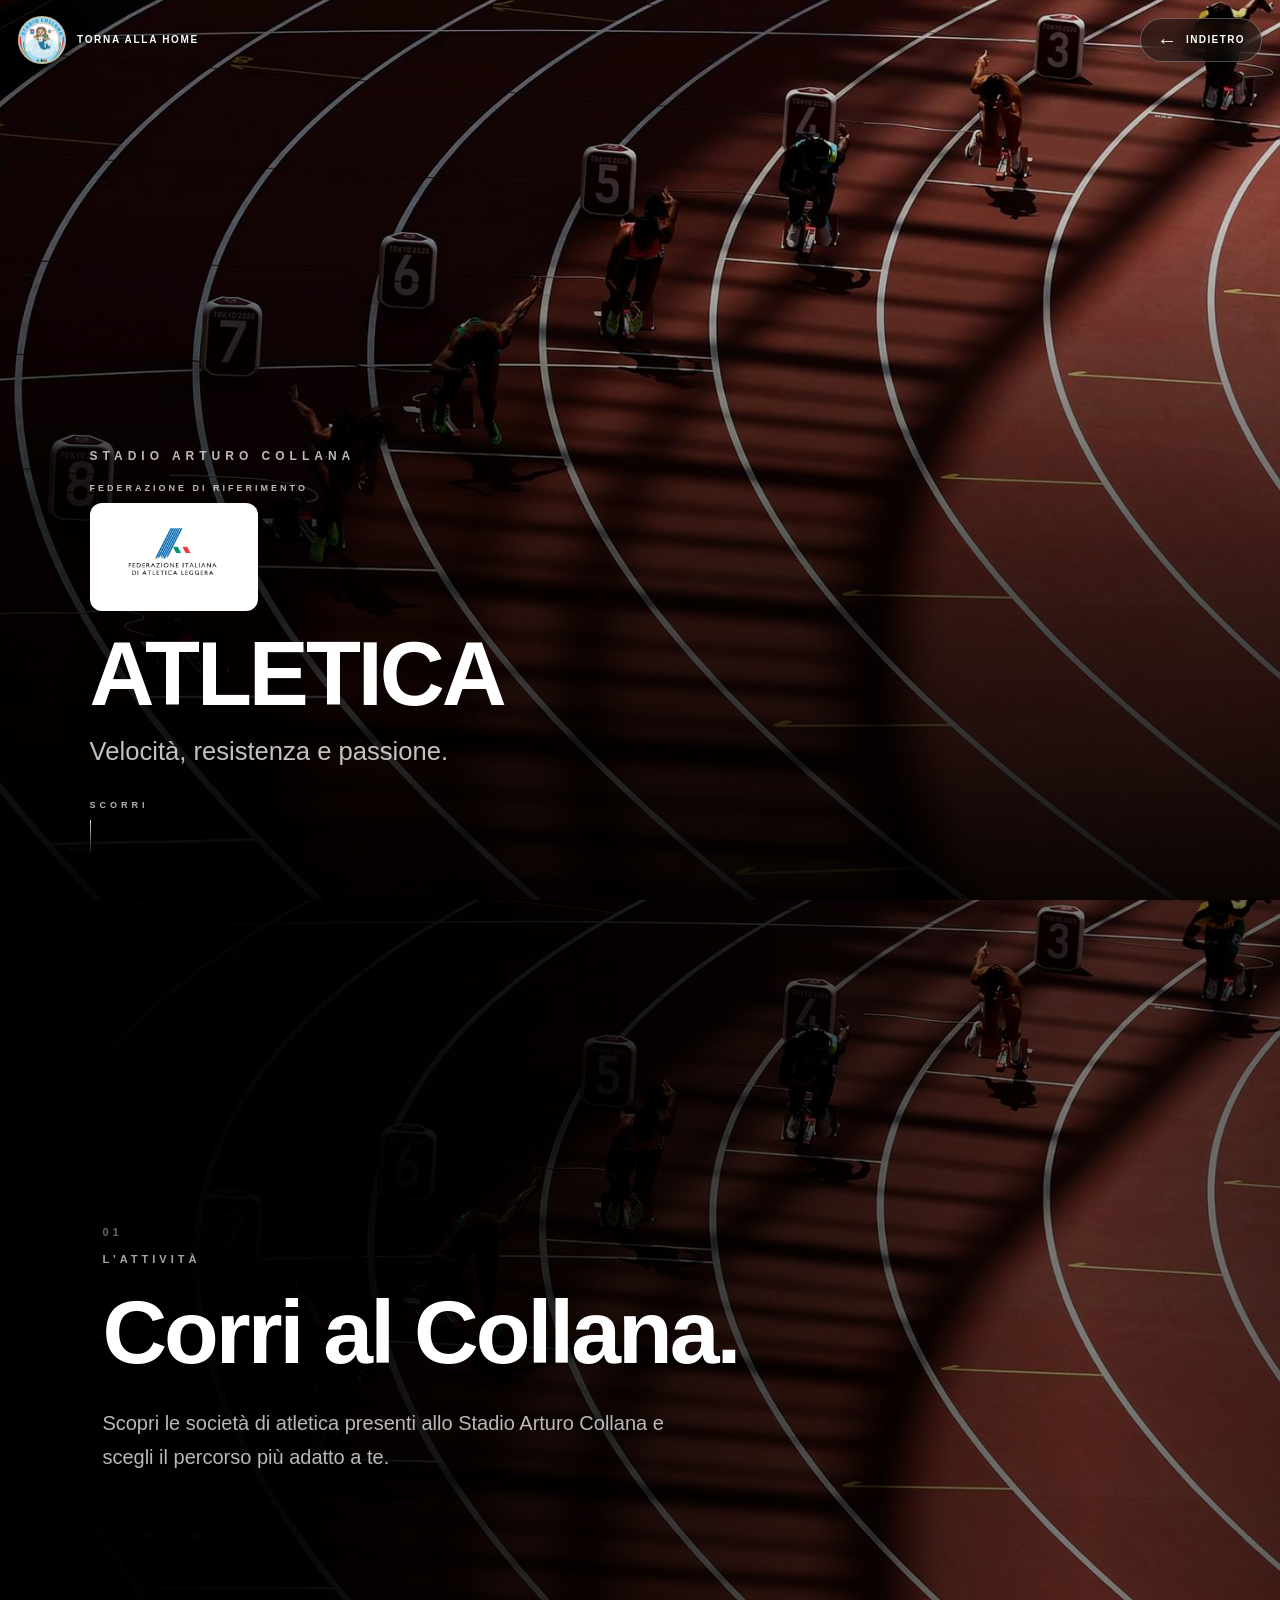
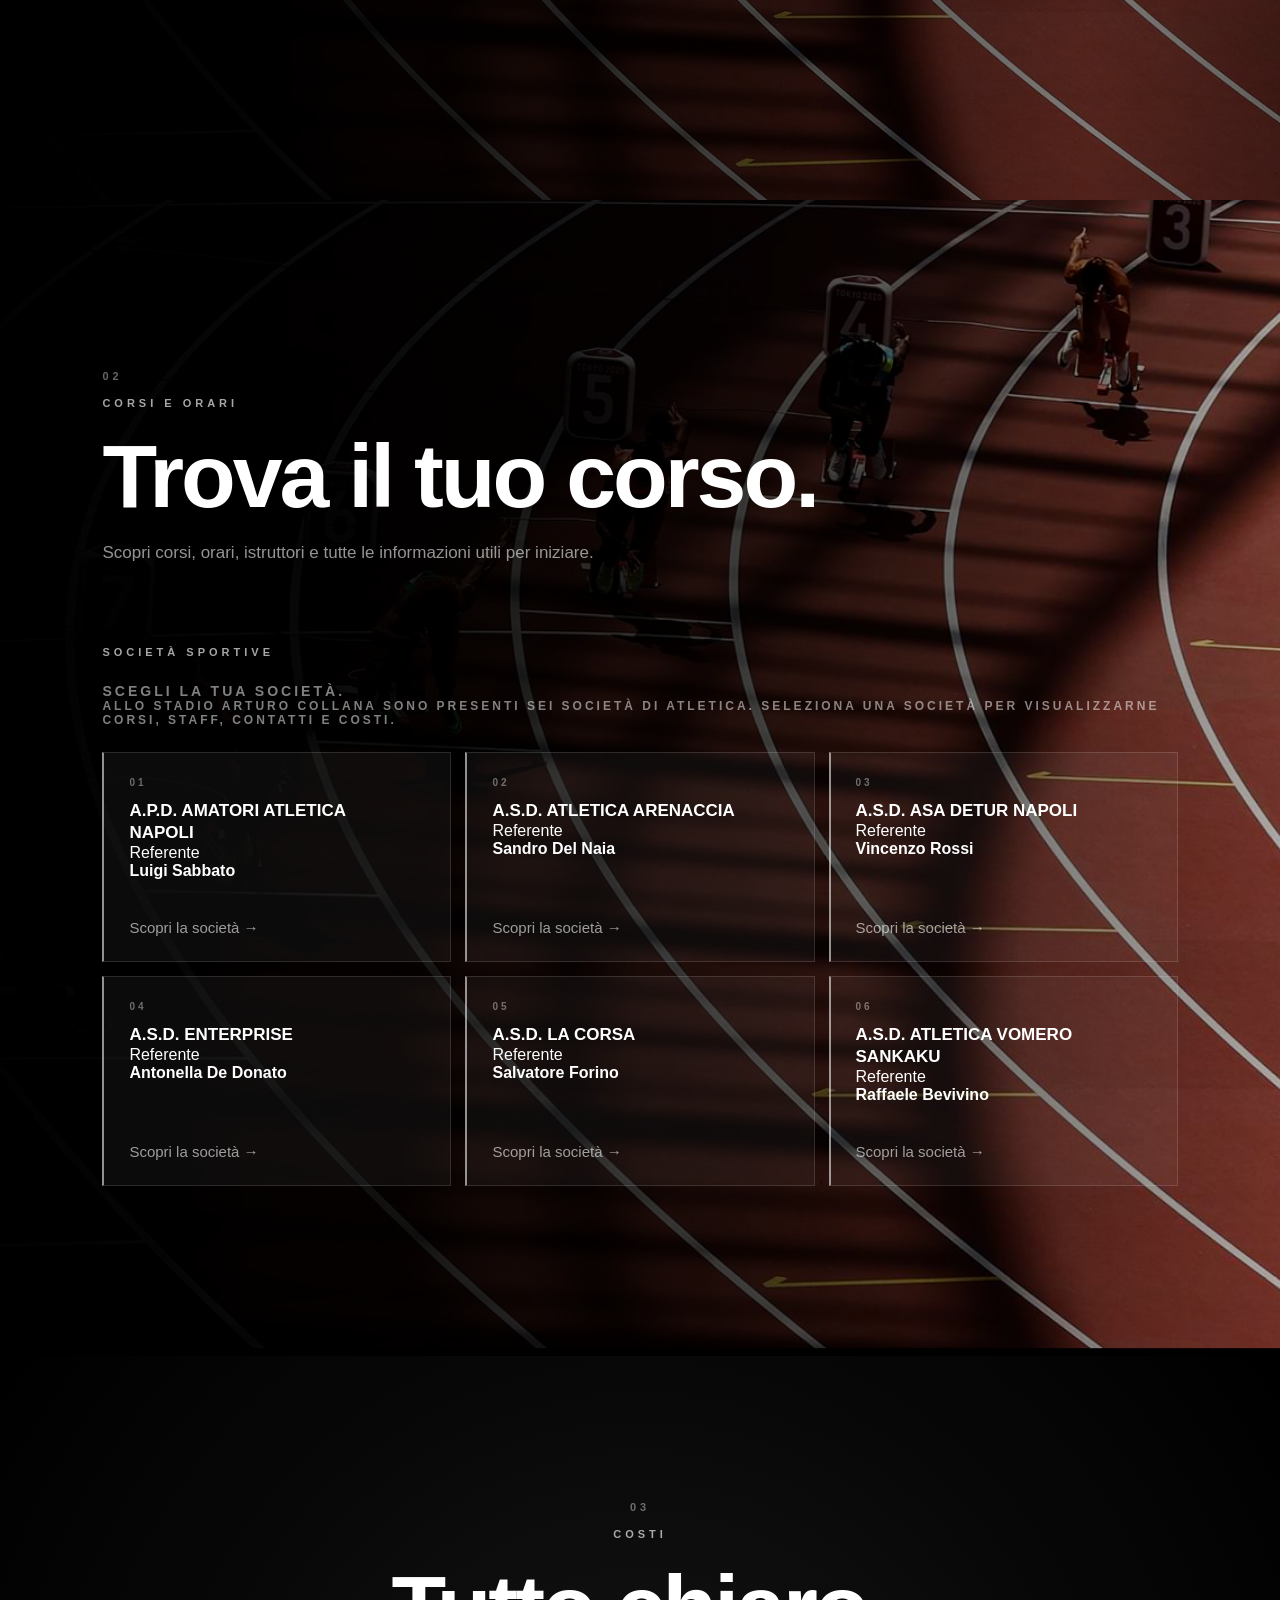
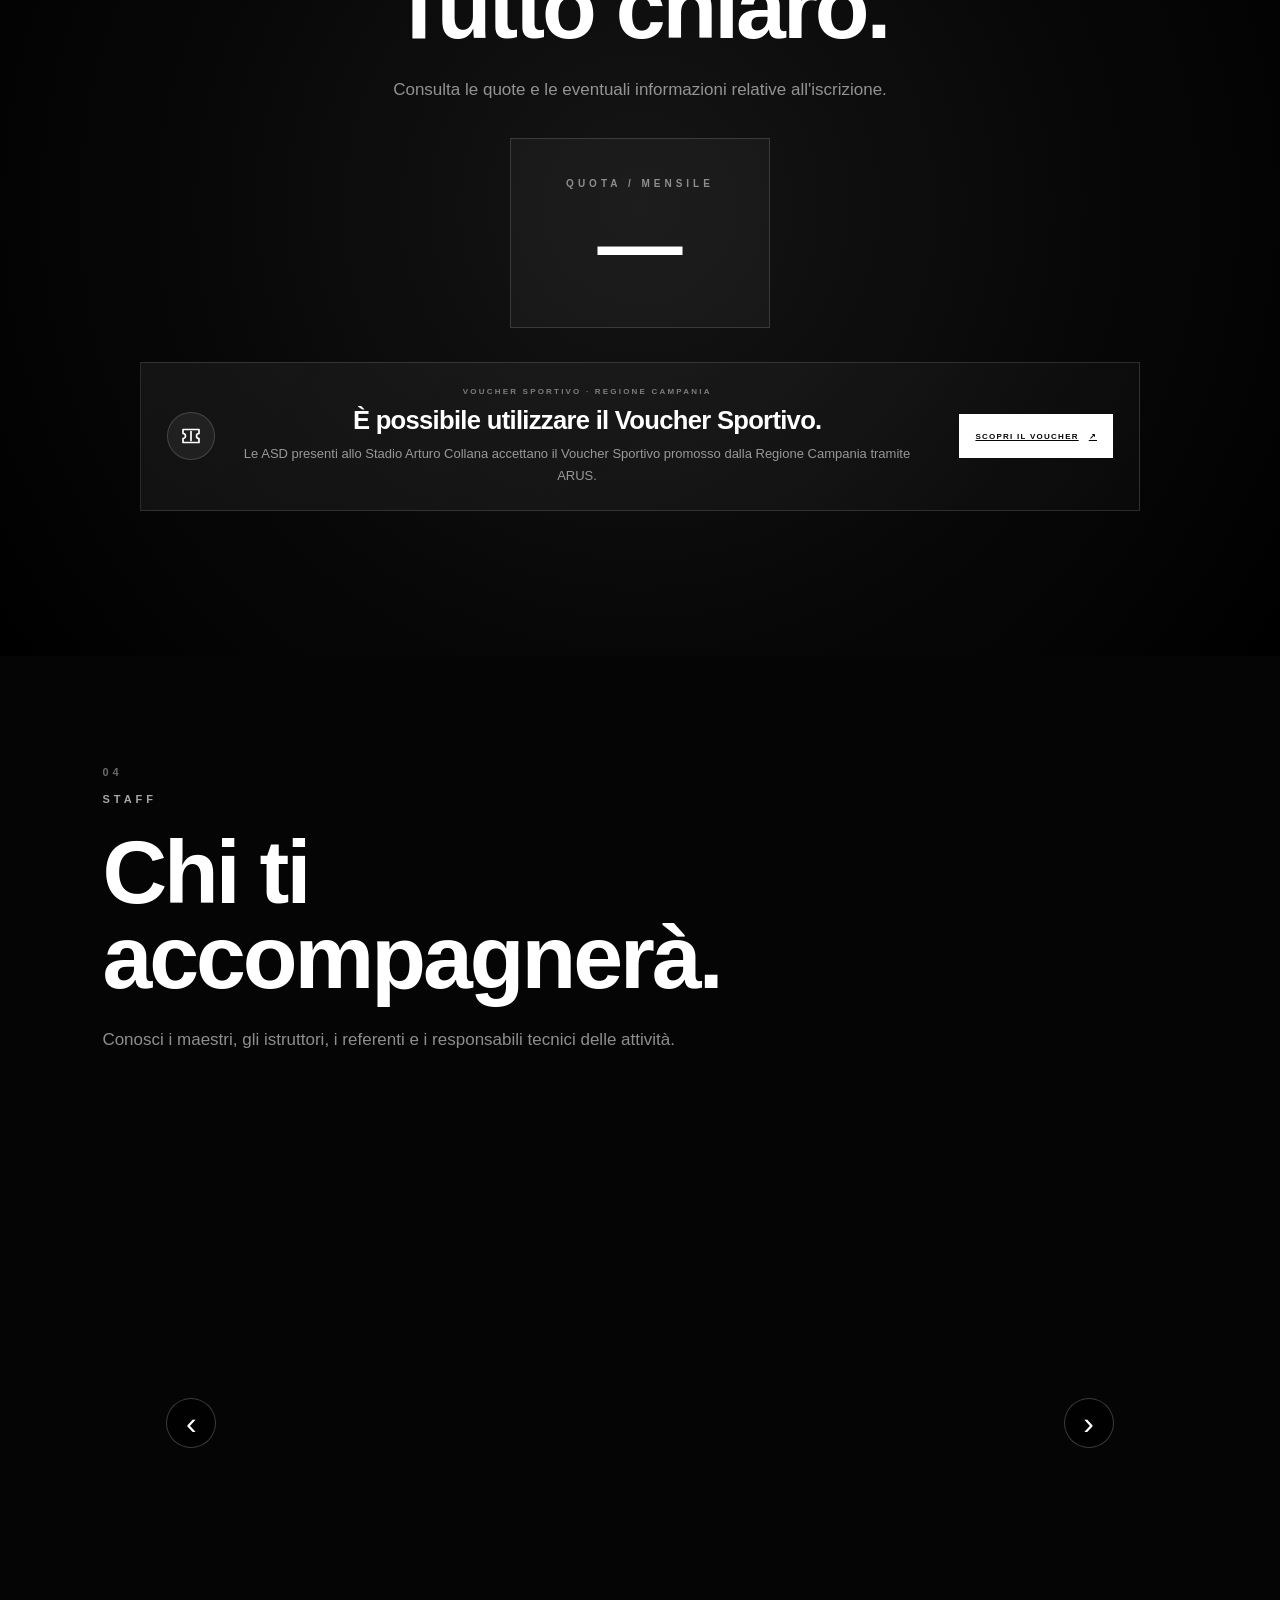
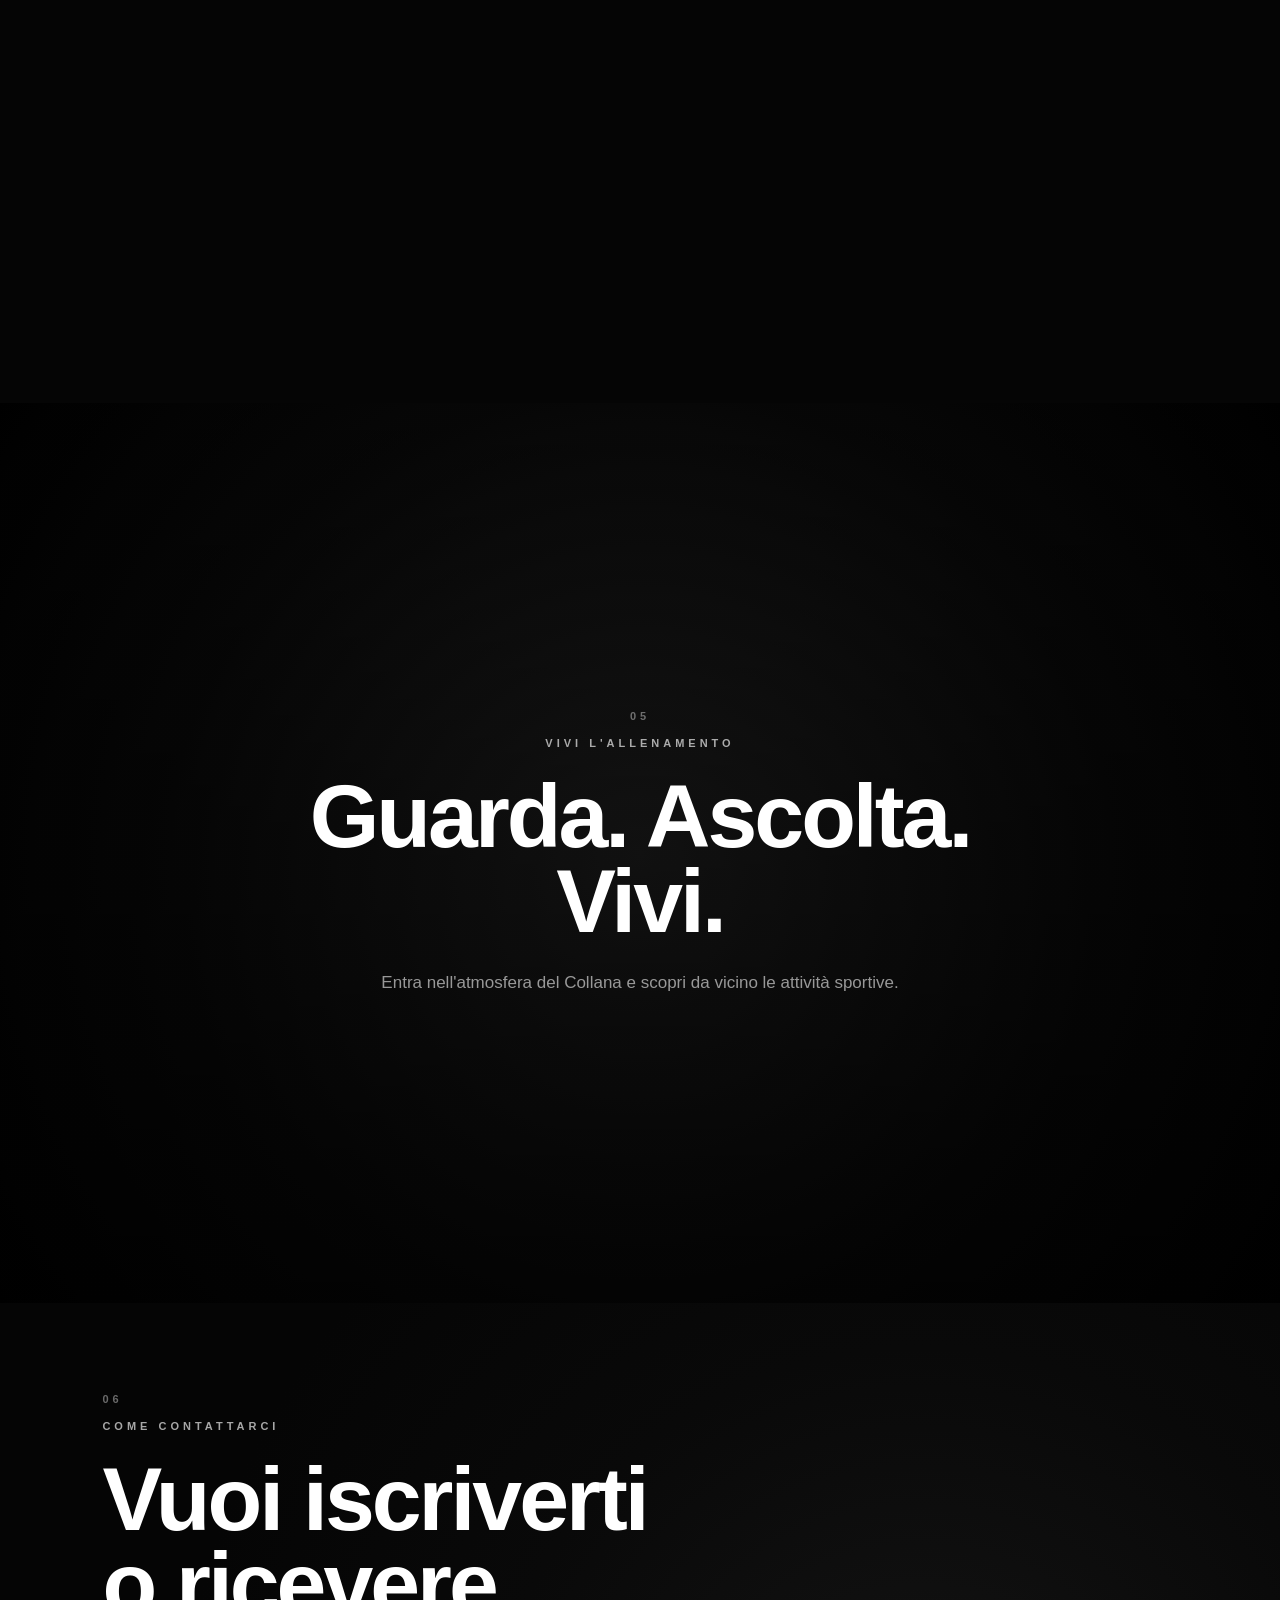
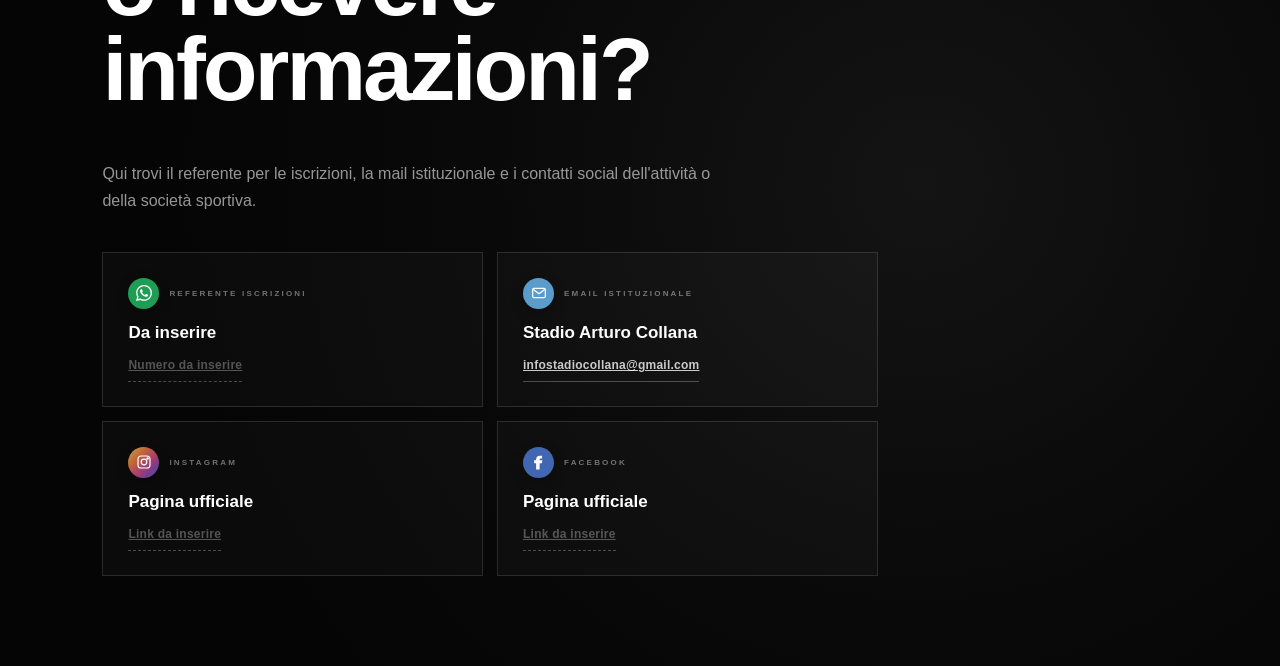
<file: attivita.html>
<!DOCTYPE html>
<html lang="it">

<head>

    <meta charset="UTF-8">

    <meta name="viewport"
          content="width=device-width, initial-scale=1.0, viewport-fit=cover">

    <meta name="theme-color" content="#000000">

    <title>Attività — Stadio Arturo Collana</title>

    <link rel="stylesheet" href="attivita.css?v=20260911-5">

</head>


<body>

    <a
        class="global-home-link"
        href="index.html"
        aria-label="Torna alla Home">

        <img
            src="logocollana.jpg"
            alt="Stadio Arturo Collana">

        <span>
            Torna alla Home
        </span>

    </a>


    <button
        type="button"
        class="global-back-button"
        id="global-back-button"
        aria-label="Torna alla pagina precedente">

        <span
            class="global-back-button-arrow"
            aria-hidden="true">
            ←
        </span>

        <span class="global-back-button-label">
            Indietro
        </span>

    </button>



<main class="activity-page">


    <!-- =====================================================
         HERO
         ===================================================== -->

    <section class="activity-hero" data-home-link-range>

        <div class="activity-hero-image"></div>

        <div class="activity-hero-overlay"></div>


        <div class="activity-hero-content">

            <span class="activity-eyebrow">
                STADIO ARTURO COLLANA
            </span>


            <!-- FEDERAZIONE / FEDERAZIONI DI RIFERIMENTO -->
            <div
                class="activity-federations activity-federations-hero"
                id="activity-federations"
                hidden>

                <span
                    class="activity-federations-label"
                    id="activity-federations-label">
                    FEDERAZIONE DI RIFERIMENTO
                </span>

                <div
                    class="activity-federations-logos"
                    id="activity-federations-logos">
                </div>

            </div>


            <div
                class="activity-society"
                id="activity-society"
                hidden>

                <span>
                    SOCIETÀ SPORTIVA
                </span>

                <strong id="activity-society-name">
                </strong>

            </div>


            <h1 id="activity-title">
                Arti Marziali
            </h1>


            <p id="activity-subtitle">
                Tecnica, disciplina e passione.
            </p>


            <div class="activity-scroll">

                <span>
                    SCORRI
                </span>

                <span class="activity-scroll-line"></span>

            </div>

        </div>

    </section>



    <!-- =====================================================
         L'ATTIVITÀ
         ===================================================== -->

    <section class="activity-story">

        <div class="story-image story-image-one"></div>


        <div class="story-content">

            <span class="story-number">
                01
            </span>


            <span class="story-label">
                L'ATTIVITÀ
            </span>


            <h2 id="activity-description-title">
                Vivi lo sport.
            </h2>


            <p id="activity-description">

                Scopri le attività sportive dello Stadio Arturo
                Collana e trova il percorso più adatto a te.

            </p>


        </div>

    </section>



    <!-- =====================================================
         CORSI E ORARI
         ===================================================== -->

    <section class="activity-courses">

        <div class="courses-background"></div>

        <div class="courses-overlay"></div>


        <div class="courses-content">

            <span class="story-number">
                02
            </span>


            <span class="story-label">
                CORSI E ORARI
            </span>


            <h2>
                Trova il tuo corso.
            </h2>


            <p class="courses-intro">
                Scopri corsi, orari, istruttori e tutte le
                informazioni utili per iniziare.
            </p>


            <div id="courses-container"
                 class="courses-container">

                <!--
                    I corsi vengono generati
                    dinamicamente da attivita.js.

                    Per l'Atletica questa sezione potrà
                    contenere anche la scelta iniziale
                    tra le 6 società sportive.
                -->

            </div>

        </div>

    </section>



    <!-- =====================================================
         COSTI
         ===================================================== -->

    <section class="activity-prices">

        <div class="prices-content">

            <span class="story-number">
                03
            </span>


            <span class="story-label">
                COSTI
            </span>


            <h2>
                Tutto chiaro.
            </h2>


            <p class="prices-intro">
                Consulta le quote e le eventuali informazioni
                relative all'iscrizione.
            </p>


            <div id="price-container"
                 class="price-container">

                <!--
                    I prezzi vengono generati
                    dinamicamente da attivita.js.

                    Per l'Atletica i costi verranno
                    associati alla singola società.
                -->

                <div class="price-box">

                    <span>
                        QUOTA / MENSILE
                    </span>

                    <strong>
                        —
                    </strong>

                </div>

            </div>


            <!-- =================================================
                 VOUCHER SPORTIVO REGIONE CAMPANIA
                 ================================================= -->

            <aside class="voucher-sportivo-card">

                <div class="voucher-sportivo-icon" aria-hidden="true">
                    <svg viewBox="0 0 24 24">
                        <path d="M4 5.5h16v4a2.5 2.5 0 0 0 0 5v4H4v-4a2.5 2.5 0 0 0 0-5v-4Z"></path>
                        <path d="M12 7.5v9"></path>
                    </svg>
                </div>

                <div class="voucher-sportivo-copy">

                    <span class="voucher-sportivo-label">
                        VOUCHER SPORTIVO · REGIONE CAMPANIA
                    </span>

                    <h3>
                        È possibile utilizzare il Voucher Sportivo.
                    </h3>

                    <p>
                        Le ASD presenti allo Stadio Arturo Collana accettano
                        il Voucher Sportivo promosso dalla Regione Campania
                        tramite ARUS.
                    </p>

                </div>

                <a
                    class="voucher-sportivo-button"
                    href="https://arus.regione.campania.it/sito/voucher-sport-minori"
                    target="_blank"
                    rel="noopener noreferrer"
                    aria-label="Scopri il Voucher Sportivo sul sito ARUS">

                    Scopri il Voucher
                    <span aria-hidden="true">↗</span>

                </a>

            </aside>

        </div>

    </section>



    <!-- =====================================================
         STAFF
         ===================================================== -->

    <section class="activity-people">

        <div class="people-heading">

            <span class="story-number">
                04
            </span>


            <span class="story-label">
                STAFF
            </span>


            <h2>
                Chi ti accompagnerà.
            </h2>


            <p class="people-intro">
                Conosci i maestri, gli istruttori, i referenti
                e i responsabili tecnici delle attività.
            </p>

        </div>


        <div
            class="people-carousel-shell"
            aria-label="Carosello staff">

            <button
                class="people-carousel-arrow people-carousel-prev"
                type="button"
                aria-label="Staff precedente">
                ‹
            </button>


            <div
                id="people-grid"
                class="people-grid people-carousel-track">

                <!--
                    Lo staff viene generato
                    dinamicamente da attivita.js.

                    La card centrale è la persona protagonista;
                    le precedenti e successive rimangono ai lati,
                    più piccole e scure.
                -->

            </div>


            <button
                class="people-carousel-arrow people-carousel-next"
                type="button"
                aria-label="Staff successivo">
                ›
            </button>

        </div>

    </section>



    <!-- =====================================================
         VIDEO
         ===================================================== -->

    <section class="activity-video">

        <div class="video-background">

            <!--

            Quando avremo il video inseriremo:

            <video
                autoplay
                muted
                loop
                playsinline>

                <source
                    src="video.mp4"
                    type="video/mp4">

            </video>

            -->

        </div>


        <div class="video-overlay"></div>


        <div class="video-content">

            <span class="story-number">
                05
            </span>


            <span class="story-label">
                VIVI L'ALLENAMENTO
            </span>


            <h2>
                Guarda. Ascolta. Vivi.
            </h2>


            <p>
                Entra nell'atmosfera del Collana e scopri
                da vicino le attività sportive.
            </p>

        </div>

    </section>



    <!-- =====================================================
         COME CONTATTARCI
         ===================================================== -->

    <section class="activity-location">

        <div class="location-content">

            <span class="story-number">
                06
            </span>

            <span class="story-label">
                COME CONTATTARCI
            </span>

            <h2>
                Vuoi iscriverti<br>
                o ricevere informazioni?
            </h2>

            <p class="stadium-contact-intro">
                Qui trovi il referente per le iscrizioni,
                la mail istituzionale e i contatti social
                dell'attività o della società sportiva.
            </p>


            <div class="activity-contact-grid">

                <!-- REFERENTE ISCRIZIONI -->

                <article class="activity-contact-card">

                    <div class="activity-contact-heading">

                        <span
                            class="activity-contact-icon activity-contact-icon-whatsapp"
                            aria-hidden="true">

                            <svg viewBox="0 0 24 24">
                                <path d="M20.52 3.48A11.85 11.85 0 0 0 12.08 0C5.54 0 .21 5.32.21 11.87c0 2.09.55 4.13 1.59 5.93L.11 24l6.35-1.66a11.86 11.86 0 0 0 5.61 1.43h.01c6.54 0 11.87-5.32 11.87-11.87 0-3.17-1.22-6.15-3.43-8.42ZM12.08 21.77h-.01a9.86 9.86 0 0 1-5.03-1.38l-.36-.21-3.77.99 1.01-3.67-.23-.38a9.82 9.82 0 0 1-1.51-5.25c0-5.45 4.44-9.88 9.9-9.88 2.64 0 5.12 1.03 6.99 2.9a9.82 9.82 0 0 1 2.9 7c0 5.45-4.44 9.88-9.89 9.88Zm5.42-7.4c-.3-.15-1.76-.87-2.03-.97-.27-.1-.47-.15-.67.15-.2.3-.77.97-.94 1.17-.17.2-.35.22-.64.07-.3-.15-1.25-.46-2.38-1.47-.88-.78-1.47-1.75-1.64-2.05-.17-.3-.02-.46.13-.61.13-.13.3-.35.44-.52.15-.17.2-.3.3-.5.1-.2.05-.37-.03-.52-.07-.15-.67-1.61-.92-2.2-.24-.58-.49-.5-.67-.51h-.57c-.2 0-.52.07-.79.37-.27.3-1.04 1.02-1.04 2.49s1.07 2.89 1.22 3.09c.15.2 2.11 3.22 5.11 4.52.71.31 1.27.49 1.71.63.72.23 1.37.2 1.89.12.58-.09 1.76-.72 2.01-1.42.25-.69.25-1.29.17-1.42-.07-.12-.27-.2-.57-.35Z"/>
                            </svg>

                        </span>

                        <span class="activity-contact-label">
                            REFERENTE ISCRIZIONI
                        </span>

                    </div>

                    <strong
                        class="activity-contact-name"
                        id="enrollment-contact-name">
                        Da inserire
                    </strong>

                    <a
                        class="activity-contact-link is-placeholder"
                        id="enrollment-contact-phone"
                        href="#"
                        aria-disabled="true">
                        Numero da inserire
                    </a>

                </article>


                <!-- EMAIL ISTITUZIONALE -->

                <article class="activity-contact-card">

                    <div class="activity-contact-heading">

                        <span
                            class="activity-contact-icon activity-contact-icon-email"
                            aria-hidden="true">

                            <svg viewBox="0 0 24 24">
                                <rect
                                    x="2.5"
                                    y="5"
                                    width="19"
                                    height="14"
                                    rx="2">
                                </rect>
                                <path d="M4 7l8 6 8-6"></path>
                            </svg>

                        </span>

                        <span class="activity-contact-label">
                            EMAIL ISTITUZIONALE
                        </span>

                    </div>

                    <strong class="activity-contact-name">
                        Stadio Arturo Collana
                    </strong>

                    <a
                        class="activity-contact-link"
                        id="activity-contact-email"
                        href="mailto:infostadiocollana@gmail.com">
                        infostadiocollana@gmail.com
                    </a>

                </article>


                <!-- INSTAGRAM -->

                <article class="activity-contact-card">

                    <div class="activity-contact-heading">

                        <span
                            class="activity-contact-icon activity-contact-icon-instagram"
                            aria-hidden="true">

                            <svg viewBox="0 0 24 24">
                                <rect
                                    x="3"
                                    y="3"
                                    width="18"
                                    height="18"
                                    rx="5"
                                    ry="5">
                                </rect>
                                <circle
                                    cx="12"
                                    cy="12"
                                    r="4.2">
                                </circle>
                                <circle
                                    cx="17.4"
                                    cy="6.7"
                                    r="1">
                                </circle>
                            </svg>

                        </span>

                        <span class="activity-contact-label">
                            INSTAGRAM
                        </span>

                    </div>

                    <strong class="activity-contact-name">
                        Pagina ufficiale
                    </strong>

                    <a
                        class="activity-contact-link is-placeholder"
                        id="activity-contact-instagram"
                        href="#"
                        aria-disabled="true">
                        Link da inserire
                    </a>

                </article>


                <!-- FACEBOOK -->

                <article class="activity-contact-card">

                    <div class="activity-contact-heading">

                        <span
                            class="activity-contact-icon activity-contact-icon-facebook"
                            aria-hidden="true">

                            <svg viewBox="0 0 24 24">
                                <path d="M13.8 8.2V6.6c0-.8.5-1 1.1-1h2.8V1.2L14 1c-3.7 0-5.8 2.2-5.8 6.2v1H5v4.9h3.2V23h5.6v-9.9h3.7l.6-4.9h-4.3Z"/>
                            </svg>

                        </span>

                        <span class="activity-contact-label">
                            FACEBOOK
                        </span>

                    </div>

                    <strong class="activity-contact-name">
                        Pagina ufficiale
                    </strong>

                    <a
                        class="activity-contact-link is-placeholder"
                        id="activity-contact-facebook"
                        href="#"
                        aria-disabled="true">
                        Link da inserire
                    </a>

                </article>

            </div>

        </div>

    </section>


</main>



<!-- =========================================================
     JAVASCRIPT
     ========================================================= -->

<script src="attivita.js?v=20260911-5"></script>



<script>
(function () {
    const homeLink = document.querySelector(".global-home-link");
    const range = document.querySelector("[data-home-link-range]");

    if (!homeLink || !range) {
        return;
    }

    function updateHomeLinkLabel() {
        const rangeRect = range.getBoundingClientRect();
        const linkRect = homeLink.getBoundingClientRect();

        /*
         * Il testo resta visibile finché il punto occupato dal link
         * si trova ancora dentro la hero iniziale.
         * Appena la hero scorre sopra il logo, il testo si richiude.
         */
        const isInsideInitialHero =
            rangeRect.bottom > linkRect.top + linkRect.height;

        homeLink.classList.toggle(
            "home-label-hidden",
            !isInsideInitialHero
        );
    }

    updateHomeLinkLabel();

    window.addEventListener(
        "scroll",
        updateHomeLinkLabel,
        { passive: true }
    );

    window.addEventListener(
        "resize",
        updateHomeLinkLabel
    );
})();
</script>


</body>
</html>
</file>
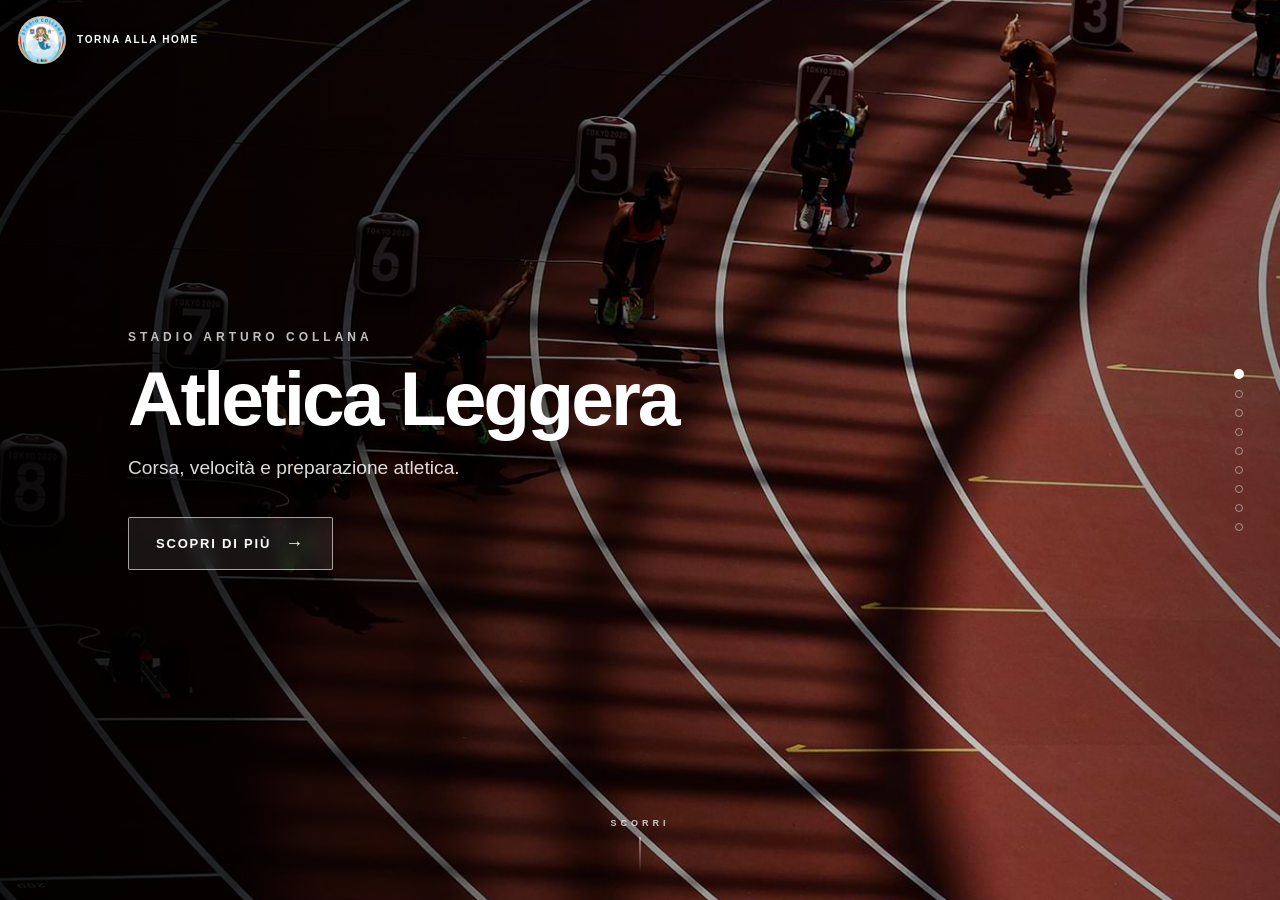
<file: attivita_sportive.html>
<!DOCTYPE html>
<html lang="it">

<head>
    <meta charset="UTF-8">

    <meta name="viewport"
          content="width=device-width, initial-scale=1.0, viewport-fit=cover">

    <meta name="theme-color" content="#000000">

    <title>Stadio Arturo Collana — Attività Sportive</title>

    <link rel="stylesheet" href="style.css?v=20260916-1">
</head>

<body>

    <a
        class="global-home-link"
        href="index.html"
        aria-label="Torna alla Home">

        <img
            src="logocollana.jpg"
            alt="Stadio Arturo Collana">

        <span>
            Torna alla Home
        </span>

    </a>


<main id="sports-container">

    <!-- =========================================================
         1. ATLETICA LEGGERA
    ========================================================== -->
    <section class="sport-section active" data-section="0" data-home-link-range>

        <div class="sport-bg atletica-bg"></div>

        <div class="overlay"></div>

        <div class="sport-content">

            <span class="eyebrow">
                STADIO ARTURO COLLANA
            </span>

            <h1>
                Atletica Leggera
            </h1>

            <p>
                Corsa, velocità e preparazione atletica.
            </p>

            <a
                class="discover-btn"
                href="attivita.html?sport=atletica">
                Scopri di più
            </a>

        </div>

    </section>


    <!-- =========================================================
         2. TAEKWONDO
    ========================================================== -->
    <section class="sport-section" data-section="1">

        <div class="sport-bg taekwondo-bg"></div>

        <div class="overlay"></div>

        <div class="sport-content">

            <span class="eyebrow">
                STADIO ARTURO COLLANA
            </span>

            <h1>
                Taekwondo
            </h1>

            <p>
                Tecnica, disciplina e arti marziali olimpiche.
            </p>

            <a
                class="discover-btn"
                href="attivita.html?sport=taekwondo">
                Scopri di più
            </a>

        </div>

    </section>


    <!-- =========================================================
         3. ARTI MARZIALI
    ========================================================== -->
    <section class="sport-section" data-section="2">

        <div class="sport-bg arti-bg"></div>

        <div class="overlay"></div>

        <div class="sport-content">

            <span class="eyebrow">
                STADIO ARTURO COLLANA
            </span>

            <h1>
                Arti Marziali
            </h1>

            <p>
                Jiu Jitsu, Aikido, BJJ, Grappling, Baby Gym, Judo e Karate.
            </p>

            <a
                class="discover-btn"
                href="attivita.html?sport=arti">
                Scopri di più
            </a>

        </div>

    </section>


    <!-- =========================================================
         4. FEDERKOMBAT
         Kickboxing + MMA
    ========================================================== -->
    <section class="sport-section federkombat-section" data-section="3">

        <div class="sport-bg federkombat-bg"></div>

        <div class="overlay"></div>

        <div class="sport-content">

            <span class="eyebrow">
                STADIO ARTURO COLLANA
            </span>

            <h1>
                FEDERKOMBAT
            </h1>

            <p class="federkombat-subtitle">
                Centro Federale FEDERKOMBAT · Kickboxing &amp; MMA
            </p>

            <div class="federkombat-federal-info">
                <strong>Attività federale:</strong>

                <ul>
                    <li>corsi di qualifica tecnica;</li>
                    <li>esami di cintura di grado nera e superiore;</li>
                    <li>seminari tecnici regionali / nazionali.</li>
                </ul>
            </div>

            <a
                class="discover-btn"
                href="attivita.html?sport=federkombat">
                Scopri di più
            </a>

        </div>

    </section>


    <!-- =========================================================
         5. PUGILATO
    ========================================================== -->
    <section class="sport-section" data-section="4">

        <div class="sport-bg pugilato-bg"></div>

        <div class="overlay"></div>

        <div class="sport-content">

            <span class="eyebrow">
                STADIO ARTURO COLLANA
            </span>

            <h1>
                Pugilato
            </h1>

            <p>
                Allenamento, tecnica e preparazione al combattimento.
            </p>

            <a
                class="discover-btn"
                href="attivita.html?sport=pugilato">
                Scopri di più
            </a>

        </div>

    </section>


    <!-- =========================================================
         6. GINNASTICA & ACROBATICA
    ========================================================== -->
    <section class="sport-section" data-section="5">

        <div class="sport-bg ginnastica-bg"></div>

        <div class="overlay"></div>

        <div class="sport-content">

            <span class="eyebrow">
                STADIO ARTURO COLLANA
            </span>

            <h1>
                Ginnastica &amp; Acrobatica
            </h1>

            <p>
                Artistica, aerea, trampolino, acrobatica e posturale.
            </p>

            <a
                class="discover-btn"
                href="attivita.html?sport=ginnastica">
                Scopri di più
            </a>

        </div>

    </section>


    <!-- =========================================================
         7. TENNISTAVOLO
    ========================================================== -->
    <section class="sport-section" data-section="6">

        <div class="sport-bg tennistavolo-bg"></div>

        <div class="overlay"></div>

        <div class="sport-content">

            <span class="eyebrow">
                STADIO ARTURO COLLANA
            </span>

            <h1>
                Tennistavolo
            </h1>

            <p>
                Attività per ragazzi, amatori e veterani.
            </p>

            <a
                class="discover-btn"
                href="attivita.html?sport=tennistavolo">
                Scopri di più
            </a>

        </div>

    </section>


    <!-- =========================================================
         8. PISCINA
    ========================================================== -->
    <section class="sport-section" data-section="7">

        <div class="sport-bg piscina-bg"></div>

        <div class="overlay"></div>

        <div class="sport-content">

            <span class="eyebrow">
                STADIO ARTURO COLLANA
            </span>

            <h1>
                Piscina
            </h1>

            <p>
                Nuoto, acquagym, acquagol, pentathlon e triathlon.
            </p>

            <a
                class="discover-btn"
                href="attivita.html?sport=piscina">
                Scopri di più
            </a>

        </div>

    </section>


    <!-- =========================================================
         9. DANZA & PILATES
    ========================================================== -->
    <section class="sport-section" data-section="8">

        <div class="sport-bg danza-bg"></div>

        <div class="overlay"></div>

        <div class="sport-content">

            <span class="eyebrow">
                STADIO ARTURO COLLANA
            </span>

            <h1>
                Danza &amp; Pilates
            </h1>

            <p>
                Pilates, danza, balli di gruppo, caraibiche,
                tango e danza del ventre.
            </p>

            <a
                class="discover-btn"
                href="attivita.html?sport=danza">
                Scopri di più
            </a>

        </div>

    </section>

</main>


<!-- =============================================================
     NAVIGAZIONE LATERALE
============================================================== -->
<nav
    class="dot-navigation"
    aria-label="Navigazione attività">

    <button class="nav-dot active" data-target="0" aria-label="Atletica" type="button"></button>
    <button class="nav-dot" data-target="1" aria-label="Taekwondo" type="button"></button>
    <button class="nav-dot" data-target="2" aria-label="Arti Marziali" type="button"></button>
    <button class="nav-dot" data-target="3" aria-label="FEDERKOMBAT" type="button"></button>
    <button class="nav-dot" data-target="4" aria-label="Pugilato" type="button"></button>
    <button class="nav-dot" data-target="5" aria-label="Ginnastica" type="button"></button>
    <button class="nav-dot" data-target="6" aria-label="Tennistavolo" type="button"></button>
    <button class="nav-dot" data-target="7" aria-label="Piscina" type="button"></button>
    <button class="nav-dot" data-target="8" aria-label="Danza" type="button"></button>

</nav>


<!-- =============================================================
     INDICATORE DI SCORRIMENTO
============================================================== -->
<div class="scroll-hint">

    <span>
        SCORRI
    </span>

    <span class="scroll-line"></span>

</div>


<!-- =============================================================
     JAVASCRIPT
============================================================== -->
<script src="script.js?v=20260911-6"></script>


<script>
(function () {
    const homeLink = document.querySelector(".global-home-link");
    const range = document.querySelector("[data-home-link-range]");

    if (!homeLink || !range) {
        return;
    }

    function updateHomeLinkLabel() {
        const rangeRect = range.getBoundingClientRect();
        const linkRect = homeLink.getBoundingClientRect();

        /*
         * Il testo resta visibile finché il punto occupato dal link
         * si trova ancora dentro la hero iniziale.
         * Appena la hero scorre sopra il logo, il testo si richiude.
         */
        const isInsideInitialHero =
            rangeRect.bottom > linkRect.top + linkRect.height;

        homeLink.classList.toggle(
            "home-label-hidden",
            !isInsideInitialHero
        );
    }

    updateHomeLinkLabel();

    window.addEventListener(
        "scroll",
        updateHomeLinkLabel,
        { passive: true }
    );

    window.addEventListener(
        "resize",
        updateHomeLinkLabel
    );
})();
</script>


</body>
</html>
</file>
<file: attivita.css>
/* =========================================================
   STADIO ARTURO COLLANA
   PAGINA ATTIVITÀ — ATTIVITA.CSS
========================================================= */


/* =========================================================
   RESET
========================================================= */

* {
    margin: 0;
    padding: 0;
    box-sizing: border-box;
}

html {
    scroll-behavior: smooth;
}

body {
    background: #000;
    color: #fff;

    font-family:
        Arial,
        Helvetica,
        sans-serif;

    overflow-x: hidden;
}

button,
a {
    -webkit-tap-highlight-color: transparent;
}

::selection {
    background: #fff;
    color: #000;
}


/* =========================================================
   PAGINA
========================================================= */

.activity-page {
    width: 100%;
    overflow: hidden;
}


/* =========================================================
   HERO
========================================================= */

.activity-hero {
    position: relative;

    width: 100%;
    height: 100vh;
    height: 100dvh;

    overflow: hidden;

    display: flex;
    align-items: flex-end;
}


.activity-hero-image {
    position: absolute;

    inset: 0;

    width: 100%;
    height: 100%;

    background-size: cover;
    background-position: center;
    background-repeat: no-repeat;

    transform:
        translate3d(0, 0, 0)
        scale(1.035);

    will-change: transform;

    transition:
        transform 0.1s linear;
}


.activity-hero-overlay {
    position: absolute;

    inset: 0;

    background:
        linear-gradient(
            to top,
            rgba(0, 0, 0, 0.94) 0%,
            rgba(0, 0, 0, 0.64) 38%,
            rgba(0, 0, 0, 0.22) 75%,
            rgba(0, 0, 0, 0.16) 100%
        );

    z-index: 1;
}


.activity-hero-content {
    position: relative;

    z-index: 2;

    width: min(1000px, 85%);

    margin-left: 7%;
    margin-bottom: 9%;

    transform:
        translateY(30px);

    opacity: 0;

    animation:
        heroContentIn 1.1s
        cubic-bezier(0.22, 1, 0.36, 1)
        0.15s
        forwards;
}


@keyframes heroContentIn {

    from {
        opacity: 0;
        transform: translateY(30px);
    }

    to {
        opacity: 1;
        transform: translateY(0);
    }

}


/* =========================================================
   HERO TESTI
========================================================= */

.activity-eyebrow {
    display: block;

    margin-bottom: 20px;

    font-size: 12px;
    font-weight: 700;

    letter-spacing: 5px;

    color: rgba(255, 255, 255, 0.72);
}


.activity-hero h1 {
    max-width: 1000px;

    margin-bottom: 25px;

    font-size:
        clamp(55px, 9vw, 130px);

    line-height: 0.88;

    font-weight: 800;

    text-transform: uppercase;

    letter-spacing: -4px;

    text-shadow:
        0 10px 40px rgba(0, 0, 0, 0.45);
}


.activity-hero p {
    max-width: 700px;

    font-size:
        clamp(18px, 2vw, 28px);

    line-height: 1.4;

    color: rgba(255, 255, 255, 0.76);
}


/* =========================================================
   SCROLL INDICATOR
========================================================= */

.activity-scroll {
    margin-top: 55px;

    display: flex;
    flex-direction: column;

    align-items: flex-start;

    gap: 10px;

    font-size: 9px;
    font-weight: 700;

    letter-spacing: 4px;

    color: rgba(255, 255, 255, 0.7);

    animation:
        activityScrollPulse
        2.4s
        ease-in-out
        infinite;
}


.activity-scroll-line {
    width: 1px;
    height: 45px;

    background:
        linear-gradient(
            to bottom,
            rgba(255, 255, 255, 0.85),
            rgba(255, 255, 255, 0)
        );
}


@keyframes activityScrollPulse {

    0%,
    100% {
        opacity: 0.45;
        transform: translateY(0);
    }

    50% {
        opacity: 1;
        transform: translateY(6px);
    }

}


/* =========================================================
   SEZIONI GENERALI
========================================================= */

.activity-story,
.activity-courses,
.activity-prices,
.activity-people,
.activity-video,
.activity-location {

    position: relative;

    width: 100%;

    min-height: 100vh;
    min-height: 100dvh;

    overflow: hidden;
}


/* =========================================================
   STORY — L'ATTIVITÀ
========================================================= */

.activity-story {

    display: flex;

    align-items: center;
}


.story-image {

    position: absolute;

    inset: 0;

    width: 100%;
    height: 100%;

    background-size: cover;
    background-position: center;
    background-repeat: no-repeat;

    opacity: 0.62;

    transform:
        translate3d(0, 0, 0)
        scale(1.035);

    will-change: transform;
}


.activity-story::after {

    content: "";

    position: absolute;

    inset: 0;

    background:
        linear-gradient(
            90deg,
            #000 0%,
            rgba(0, 0, 0, 0.9) 25%,
            rgba(0, 0, 0, 0.67) 48%,
            rgba(0, 0, 0, 0.18) 85%,
            rgba(0, 0, 0, 0.35) 100%
        );

    z-index: 1;
}


.story-content {

    position: relative;

    z-index: 2;

    width: min(650px, 80%);

    margin-left: 8%;

    transform:
        translateY(35px);

    opacity: 0;

    transition:
        opacity 0.9s ease,
        transform 1s cubic-bezier(0.22, 1, 0.36, 1);
}


.activity-story.in-view .story-content {

    opacity: 1;

    transform:
        translateY(0);
}


/* =========================================================
   LABEL GENERALI
========================================================= */

.story-number {

    display: block;

    margin-bottom: 15px;

    font-size: 11px;

    font-weight: 600;

    letter-spacing: 4px;

    color: rgba(255, 255, 255, 0.4);
}


.story-label {

    display: block;

    margin-bottom: 25px;

    font-size: 11px;

    font-weight: 700;

    letter-spacing: 4px;

    color: rgba(255, 255, 255, 0.65);
}


/* =========================================================
   TITOLI SEZIONI
========================================================= */

.story-content h2,
.courses-content h2,
.prices-content h2,
.people-heading h2,
.video-content h2,
.location-content h2 {

    margin-bottom: 30px;

    font-size:
        clamp(45px, 7vw, 90px);

    line-height: 0.95;

    font-weight: 800;

    letter-spacing: -3px;
}


/* =========================================================
   STORY TESTO
========================================================= */

.story-content p {

    max-width: 580px;

    font-size: 20px;

    line-height: 1.7;

    color: rgba(255, 255, 255, 0.72);
}


/* =========================================================
   CORSI
========================================================= */

.activity-courses {

    display: flex;

    align-items: center;

    padding:
        100px 0;
}


.courses-background {

    position: absolute;

    inset: 0;

    width: 100%;
    height: 100%;

    background-size: cover;
    background-position: center;
    background-repeat: no-repeat;

    transform:
        translate3d(0, 0, 0)
        scale(1.035);

    will-change: transform;
}


.courses-overlay {

    position: absolute;

    inset: 0;

    background:
        linear-gradient(
            90deg,
            rgba(0, 0, 0, 0.98) 0%,
            rgba(0, 0, 0, 0.92) 27%,
            rgba(0, 0, 0, 0.74) 58%,
            rgba(0, 0, 0, 0.3) 100%
        );

    z-index: 1;
}


.courses-content {

    position: relative;

    z-index: 2;

    width: min(1200px, 84%);

    margin-left: 8%;

    padding-top: 70px;
    padding-bottom: 70px;
}


/* =========================================================
   INTRO CORSI
========================================================= */

.courses-intro {

    max-width: 650px;

    margin-top: -10px;
    margin-bottom: 35px;

    font-size: 17px;

    line-height: 1.6;

    color: rgba(255, 255, 255, 0.58);
}


/* =========================================================
   CONTENITORE CORSI
========================================================= */

.courses-container {

    display: flex;

    flex-direction: column;

    gap: 14px;

    margin-top: 35px;
}


/* =========================================================
   CARD CORSO
========================================================= */

.course-card {

    position: relative;

    display: grid;

    grid-template-columns:
        minmax(0, 1fr)
        auto;

    gap: 35px;

    padding: 24px 27px;

    border-left:
        2px solid rgba(255, 255, 255, 0.65);

    background:
        rgba(255, 255, 255, 0.055);

    backdrop-filter:
        blur(10px);

    -webkit-backdrop-filter:
        blur(10px);

    transform:
        translateX(-25px);

    opacity: 0;

    transition:
        transform 0.7s cubic-bezier(0.22, 1, 0.36, 1),
        opacity 0.7s ease,
        background 0.3s ease,
        border-color 0.3s ease;
}


.activity-courses.in-view .course-card {

    opacity: 1;

    transform:
        translateX(0);
}


.activity-courses.in-view
.course-card:nth-child(1) {
    transition-delay: 0.05s;
}


.activity-courses.in-view
.course-card:nth-child(2) {
    transition-delay: 0.1s;
}


.activity-courses.in-view
.course-card:nth-child(3) {
    transition-delay: 0.15s;
}


.activity-courses.in-view
.course-card:nth-child(4) {
    transition-delay: 0.2s;
}


.activity-courses.in-view
.course-card:nth-child(5) {
    transition-delay: 0.25s;
}


.activity-courses.in-view
.course-card:nth-child(6) {
    transition-delay: 0.3s;
}


.activity-courses.in-view
.course-card:nth-child(7) {
    transition-delay: 0.35s;
}


.activity-courses.in-view
.course-card:nth-child(8) {
    transition-delay: 0.4s;
}


.course-card:hover {

    background:
        rgba(255, 255, 255, 0.095);

    border-left-color:
        rgba(255, 255, 255, 0.95);
}


/* =========================================================
   PARTE PRINCIPALE CARD
========================================================= */

.course-main {

    min-width: 0;
}


.course-main h3 {

    margin-bottom: 8px;

    font-size: 20px;

    font-weight: 700;

    text-transform: uppercase;

    letter-spacing: 0.2px;
}


.course-person {

    margin-top: 6px;

    font-size: 13px;

    line-height: 1.5;

    color: rgba(255, 255, 255, 0.68);
}


.course-person strong {

    color: rgba(255, 255, 255, 0.92);
}


.course-phone {

    display: inline-block;

    margin-top: 3px;

    color: rgba(255, 255, 255, 0.78);

    text-decoration: none;
}


.course-phone:hover {

    text-decoration: underline;
}


.course-extra {

    margin-top: 12px;

    font-size: 12px;

    line-height: 1.6;

    color: rgba(255, 255, 255, 0.5);
}


/* =========================================================
   LATO CARD
========================================================= */

.course-side {

    display: flex;

    flex-direction: column;

    align-items: flex-end;

    justify-content: center;

    min-width: 180px;

    text-align: right;
}


.course-detail {

    font-size: 14px;

    line-height: 1.55;

    color: rgba(255, 255, 255, 0.72);
}


.course-price {

    margin-top: 8px;

    font-size: 18px;

    font-weight: 700;

    white-space: nowrap;
}


.course-all-access {

    margin-top: 5px;

    font-size: 11px;

    letter-spacing: 0.5px;

    color: rgba(255, 255, 255, 0.48);
}


.course-footer {

    grid-column: 1 / -1;

    display: flex;

    flex-wrap: wrap;

    gap: 12px;

    padding-top: 13px;

    border-top:
        1px solid rgba(255, 255, 255, 0.08);

    font-size: 11px;

    color: rgba(255, 255, 255, 0.48);
}


.badge-price {

    font-weight: 700;

    color: rgba(255, 255, 255, 0.72);
}


/* =========================================================
   NOTA DOCUMENTI NECESSARI
========================================================= */

.course-medical-note {
    width: 100%;

    display: flex;

    align-items: flex-start;

    gap: 13px;

    margin-top: 10px;

    padding: 17px 20px;

    border-left:
        2px solid rgba(255, 255, 255, 0.55);

    background:
        rgba(255, 255, 255, 0.045);

    backdrop-filter:
        blur(8px);

    -webkit-backdrop-filter:
        blur(8px);

    font-size: 12px;

    line-height: 1.6;

    color: rgba(255, 255, 255, 0.62);
}


.course-medical-note-label {
    flex: 0 0 auto;

    font-size: 10px;

    font-weight: 800;

    letter-spacing: 1.4px;

    color: #fff;
}


.course-medical-note p {
    margin: 0;
}


.course-medical-note strong {
    color: rgba(255, 255, 255, 0.92);
}


/* =========================================================
   ACCORDION ORARI — BJJ / JUDO / KARATE
========================================================= */

.course-schedule-accordion {
    margin-top: 20px;

    border-top:
        1px solid rgba(255, 255, 255, 0.1);
}


.course-schedule-toggle {
    width: 100%;

    display: flex;

    align-items: center;

    justify-content: space-between;

    gap: 20px;

    padding: 15px 0 3px;

    border: 0;

    background: transparent;

    color: rgba(255, 255, 255, 0.82);

    font-family: inherit;

    font-size: 10px;

    font-weight: 700;

    letter-spacing: 2px;

    text-transform: uppercase;

    text-align: left;

    cursor: pointer;

    transition:
        color 0.3s ease;
}


.course-schedule-toggle:hover {
    color: #fff;
}


.course-schedule-arrow {
    display: inline-flex;

    align-items: center;

    justify-content: center;

    flex: 0 0 auto;

    width: 28px;
    height: 28px;

    border:
        1px solid rgba(255, 255, 255, 0.16);

    border-radius: 50%;

    font-size: 15px;

    line-height: 1;

    transition:
        transform 0.35s cubic-bezier(0.22, 1, 0.36, 1),
        border-color 0.3s ease,
        background 0.3s ease;
}


.course-schedule-toggle[aria-expanded="true"]
.course-schedule-arrow {
    transform:
        rotate(180deg);

    border-color:
        rgba(255, 255, 255, 0.45);

    background:
        rgba(255, 255, 255, 0.08);
}


.course-schedule-panel {
    padding-top: 17px;
}


.course-schedule-panel[hidden] {
    display: none;
}


.course-schedule-row {
    display: flex;

    align-items: center;

    justify-content: space-between;

    gap: 25px;

    padding: 14px 0;

    border-top:
        1px solid rgba(255, 255, 255, 0.07);
}


.course-schedule-row:first-child {
    border-top: 0;
}


.course-schedule-group {
    display: flex;

    flex-direction: column;

    gap: 5px;

    min-width: 0;
}


.course-schedule-group strong {
    font-size: 13px;

    font-weight: 700;

    color: rgba(255, 255, 255, 0.95);
}


.course-schedule-group span {
    font-size: 11px;

    line-height: 1.45;

    color: rgba(255, 255, 255, 0.48);
}


.course-schedule-time {
    flex: 0 0 auto;

    font-size: 13px;

    font-weight: 700;

    color: rgba(255, 255, 255, 0.88);

    white-space: nowrap;
}


/* =========================================================
   SELEZIONE SOCIETÀ — ATLETICA
========================================================= */

.athletics-societies {

    margin-top: 45px;
}


.athletics-societies-heading {

    margin-bottom: 25px;

    font-size: 12px;

    font-weight: 700;

    letter-spacing: 3px;

    text-transform: uppercase;

    color: rgba(255, 255, 255, 0.5);
}


.athletics-societies-grid {

    display: grid;

    grid-template-columns:
        repeat(
            auto-fit,
            minmax(280px, 1fr)
        );

    gap: 14px;
}


.athletics-society-card {

    position: relative;

    display: flex;

    flex-direction: column;

    min-height: 210px;

    width: 100%;

    padding: 24px 25px;

    border:
        1px solid rgba(255, 255, 255, 0.13);

    border-left:
        2px solid rgba(255, 255, 255, 0.55);

    background:
        rgba(255, 255, 255, 0.045);

    color: #fff;

    text-align: left;

    cursor: pointer;

    transition:
        background 0.3s ease,
        border-color 0.3s ease,
        transform 0.3s ease;
}


.athletics-society-card:hover {

    background:
        rgba(255, 255, 255, 0.09);

    border-color:
        rgba(255, 255, 255, 0.35);

    border-left-color:
        #fff;

    transform:
        translateX(4px);
}


.athletics-society-card .society-number {

    display: block;

    margin-bottom: 12px;

    font-size: 10px;

    font-weight: 700;

    letter-spacing: 3px;

    color: rgba(255, 255, 255, 0.4);
}


.athletics-society-card h3 {

    padding-right: 35px;

    font-size: 17px;

    line-height: 1.3;

    text-transform: uppercase;
}


.athletics-society-card .society-arrow {

    position: static;

    display: block;

    margin-top: auto;

    padding-top: 22px;

    font-size: 15px;

    line-height: 1.2;

    color: rgba(255, 255, 255, 0.6);

    transition:
        transform 0.3s ease,
        color 0.3s ease;
}


.athletics-society-card:hover .society-arrow {

    color: #fff;

    transform:
        translateX(4px);
}


/* =========================================================
   SOCIETÀ ATLETICA — DETTAGLIO
========================================================= */

.selected-society {

    width: 100%;

    margin-top: 45px;

    padding-top: 25px;
}


/* Più spazio tra il pulsante "Torna alle società"
   e la dicitura "Società selezionata" */

.society-back {

    display: inline-flex;

    align-items: center;

    justify-content: center;

    min-height: 42px;

    margin-bottom: 28px;

    padding: 11px 17px;

    border:
        1px solid rgba(255, 255, 255, 0.2);

    background: transparent;

    color: #fff;

    font-size: 10px;

    font-weight: 700;

    letter-spacing: 1.5px;

    text-transform: uppercase;

    cursor: pointer;

    transition:
        background 0.3s ease,
        color 0.3s ease,
        border-color 0.3s ease;
}


.society-back:hover {

    background: #fff;

    color: #000;

    border-color: #fff;
}


/* Titolo / nome società */

.selected-society-header {

    display: flex;

    flex-direction: column;

    align-items: center;

    justify-content: center;

    width: 100%;

    gap: 18px;

    margin-top: 12px;
    margin-bottom: 25px;

    text-align: center;
}


.selected-society-header h3 {

    width: 100%;

    max-width: 1100px;

    margin: 0 auto;

    padding: 0 10px;

    font-size:
        clamp(30px, 3.8vw, 58px);

    line-height: 1.08;

    font-weight: 800;

    text-align: center;

    text-transform: uppercase;

    letter-spacing: -1.5px;

    overflow-wrap: anywhere;

    word-break: normal;
}


/* =========================================================
   REFERENTE SOCIETÀ ATLETICA
========================================================= */

.selected-society-contact {

    display: flex;

    flex-direction: column;

    align-items: center;

    justify-content: center;

    width: 100%;

    gap: 12px;

    margin-top: 5px;
    margin-bottom: 40px;

    text-align: center;
}


.selected-society-contact p {

    margin: 0;

    font-size: 16px;

    line-height: 1.5;

    text-align: center;

    color: rgba(255, 255, 255, 0.72);
}


.selected-society-contact strong {

    color: #fff;
}


/* Pulsante numero referente */

.selected-society-contact a {

    display: inline-flex;

    align-items: center;

    justify-content: center;

    width: fit-content;

    min-width: 170px;

    min-height: 45px;

    margin: 0 auto;

    padding: 12px 18px;

    border:
        1px solid rgba(255, 255, 255, 0.2);

    color: rgba(255, 255, 255, 0.88);

    background:
        rgba(255, 255, 255, 0.035);

    font-size: 13px;

    font-weight: 600;

    letter-spacing: 0.4px;

    text-align: center;

    text-decoration: none;

    transition:
        background 0.3s ease,
        color 0.3s ease,
        border-color 0.3s ease,
        transform 0.3s ease;
}


.selected-society-contact a:hover {

    background: #fff;

    color: #000;

    border-color: #fff;

    transform:
        translateY(-2px);
}


.society-courses {

    margin-top: 35px;
}


/* =========================================================
   COSTI
========================================================= */

.activity-prices {

    display: flex;

    align-items: center;

    justify-content: center;

    text-align: center;

    background:
        radial-gradient(
            circle at center,
            #151515 0%,
            #080808 55%,
            #000 100%
        );
}


.prices-content {

    width: min(1000px, 85%);

    transform:
        translateY(30px);

    opacity: 0;

    transition:
        opacity 0.9s ease,
        transform 1s cubic-bezier(0.22, 1, 0.36, 1);
}


.activity-prices.in-view .prices-content {

    opacity: 1;

    transform:
        translateY(0);
}


.prices-intro {

    max-width: 600px;

    margin:
        -5px auto 35px;

    font-size: 17px;

    line-height: 1.6;

    color: rgba(255, 255, 255, 0.55);
}


.price-container {

    display: flex;

    flex-wrap: wrap;

    justify-content: center;

    gap: 18px;
}


.price-box {

    display: inline-flex;

    flex-direction: column;

    align-items: center;

    justify-content: center;

    min-width: 260px;

    min-height: 190px;

    padding: 35px 50px;

    border:
        1px solid rgba(255, 255, 255, 0.15);

    background:
        rgba(255, 255, 255, 0.035);

    transform:
        scale(0.97);

    transition:
        transform 0.7s ease,
        border-color 0.3s ease,
        background 0.3s ease;
}


.activity-prices.in-view .price-box {

    transform:
        scale(1);
}


.price-box:hover {

    border-color:
        rgba(255, 255, 255, 0.35);

    background:
        rgba(255, 255, 255, 0.055);
}


.price-box span {

    font-size: 10px;

    font-weight: 700;

    letter-spacing: 4px;

    color: rgba(255, 255, 255, 0.5);
}


.price-box strong {

    margin-top: 13px;

    font-size:
        clamp(45px, 7vw, 85px);

    line-height: 1;

    font-weight: 800;
}


/* =========================================================
   PERSONE / STAFF
========================================================= */

.activity-people {

    padding:
        110px 8%;

    background: #050505;
}


.people-heading {

    max-width: 800px;

    margin-bottom: 70px;

    transform:
        translateY(30px);

    opacity: 0;

    transition:
        opacity 0.9s ease,
        transform 1s cubic-bezier(0.22, 1, 0.36, 1);
}


.activity-people.in-view .people-heading {

    opacity: 1;

    transform:
        translateY(0);
}


.people-intro {

    max-width: 650px;

    margin-top: -5px;

    font-size: 17px;

    line-height: 1.6;

    color: rgba(255, 255, 255, 0.55);
}


.people-grid {

    display: grid;

    grid-template-columns:
        repeat(
            auto-fit,
            minmax(280px, 1fr)
        );

    gap: 30px;
}


.person-card {

    position: relative;

    overflow: hidden;

    background: #111;

    transform:
        translateY(30px);

    opacity: 0;

    transition:
        transform 0.8s cubic-bezier(0.22, 1, 0.36, 1),
        opacity 0.8s ease;
}


.activity-people.in-view .person-card {

    transform:
        translateY(0);

    opacity: 1;
}


.activity-people.in-view
.person-card:nth-child(2) {
    transition-delay: 0.1s;
}


.activity-people.in-view
.person-card:nth-child(3) {
    transition-delay: 0.2s;
}


.activity-people.in-view
.person-card:nth-child(4) {
    transition-delay: 0.3s;
}


.person-photo {

    width: 100%;

    height: 500px;

    background-image:
        url("maestro.jpg");

    background-size: cover;

    background-position: center;

    transition:
        transform 0.8s cubic-bezier(0.22, 1, 0.36, 1);
}


.person-card:hover .person-photo {

    transform:
        scale(1.035);
}


.person-info {

    padding: 25px;
}


.person-info span {

    display: block;

    font-size: 10px;

    font-weight: 700;

    letter-spacing: 3px;

    color: rgba(255, 255, 255, 0.5);
}


.person-info h3 {

    margin-top: 10px;

    font-size: 25px;

    line-height: 1.15;
}


.person-info p {

    margin-top: 8px;

    font-size: 14px;

    line-height: 1.5;

    color: rgba(255, 255, 255, 0.55);
}


.person-contact {

    display: inline-block;

    margin-top: 12px;

    font-size: 13px;

    color: rgba(255, 255, 255, 0.7);

    text-decoration: none;
}


.person-contact:hover {

    color: #fff;

    text-decoration: underline;
}


/* =========================================================
   VIDEO
========================================================= */

.activity-video {

    display: flex;

    align-items: center;

    justify-content: center;

    text-align: center;
}


.video-background {

    position: absolute;

    inset: 0;

    overflow: hidden;

    background:
        radial-gradient(
            circle at center,
            #202020 0%,
            #090909 60%,
            #000 100%
        );
}


.video-background video {

    width: 100%;
    height: 100%;

    object-fit: cover;

    display: block;
}


.video-overlay {

    position: absolute;

    inset: 0;

    background:
        linear-gradient(
            180deg,
            rgba(0, 0, 0, 0.3),
            rgba(0, 0, 0, 0.65)
        );

    z-index: 1;
}


.video-content {

    position: relative;

    z-index: 2;

    width: min(800px, 85%);

    transform:
        translateY(30px);

    opacity: 0;

    transition:
        opacity 0.9s ease,
        transform 1s cubic-bezier(0.22, 1, 0.36, 1);
}


.activity-video.in-view .video-content {

    opacity: 1;

    transform:
        translateY(0);
}


.video-content p {

    max-width: 600px;

    margin:
        -5px auto 0;

    font-size: 17px;

    line-height: 1.6;

    color: rgba(255, 255, 255, 0.58);
}


/* =========================================================
   LOCATION
========================================================= */

.activity-location {

    display: block;

    min-height: 58vh;

    background:
        radial-gradient(
            circle at 72% 50%,
            #141414 0%,
            #090909 42%,
            #050505 72%
        );
}


.location-content {

    width:
        min(980px, 100%);

    min-height: 58vh;

    display: flex;

    flex-direction: column;

    justify-content: center;

    padding:
        90px 8%;

    transform:
        translateX(-30px);

    opacity: 0;

    transition:
        opacity 0.9s ease,
        transform 1s cubic-bezier(0.22, 1, 0.36, 1);
}


.activity-location.in-view .location-content {

    opacity: 1;

    transform:
        translateX(0);
}


.location-address {

    margin-top: -5px;
}


.location-content p {

    margin-top: 8px;

    font-size: 18px;

    line-height: 1.5;

    color: rgba(255, 255, 255, 0.65);
}


.location-content p strong {

    color: rgba(255, 255, 255, 0.95);
}


.stadium-contact-intro {

    max-width: 620px;

    margin-top: 18px !important;

    font-size: 16px !important;

    line-height: 1.7 !important;

    color:
        rgba(255, 255, 255, 0.58) !important;
}


.location-contacts {

    display: flex;

    flex-wrap: wrap;

    gap: 12px;

    margin-top: 35px;
}


.location-contacts a {

    display: inline-flex;

    align-items: center;

    justify-content: center;

    min-height: 45px;

    padding: 13px 20px;

    border:
        1px solid rgba(255, 255, 255, 0.2);

    color: #fff;

    text-decoration: none;

    font-size: 12px;

    font-weight: 700;

    letter-spacing: 1px;

    text-transform: uppercase;

    transition:
        background 0.3s ease,
        color 0.3s ease,
        border-color 0.3s ease,
        transform 0.3s ease;
}


.location-contacts a:hover {

    background: #fff;

    color: #000;

    border-color: #fff;

    transform:
        translateY(-2px);
}


/* =========================================================
   MAPPA
========================================================= */

.location-map {

    position: relative;

    min-height: 500px;

    background: #111;

    overflow: hidden;
}


.map-placeholder {

    position: relative;

    width: 100%;
    height: 100%;

    min-height: 500px;

    display: flex;

    align-items: center;

    justify-content: center;

    background: #0a0a0a;

    color: #fff;

    text-decoration: none;

    font-size: 10px;

    font-weight: 700;

    letter-spacing: 5px;
}


.map-image {

    position: absolute;

    inset: 0;

    width: 100%;
    height: 100%;

    object-fit: contain;
    object-position: center;

    display: block;
}


.map-placeholder::after {

    content: "";

    position: absolute;

    inset: 0;

    background: rgba(0, 0, 0, 0.08);

    transition: background 0.35s ease;
}


.map-placeholder span {

    position: relative;

    z-index: 1;

    padding: 15px 20px;

    background: rgba(0, 0, 0, 0.62);

    border: 1px solid rgba(255, 255, 255, 0.28);

    color: #fff;

    text-shadow: 0 2px 10px rgba(0, 0, 0, 0.75);

    transition:
        transform 0.3s ease,
        background 0.3s ease,
        border-color 0.3s ease;
}


.map-placeholder:hover::after {

    background: rgba(0, 0, 0, 0);
}


.map-placeholder:hover span {

    transform: translateX(5px);

    background: rgba(0, 0, 0, 0.78);

    border-color: rgba(255, 255, 255, 0.55);
}


/* =========================================================
   STATO SCROLL — LEGGERO ZOOM
========================================================= */

.activity-story,
.activity-courses,
.activity-prices,
.activity-people,
.activity-video,
.activity-location {

    --section-progress: 0;
}


/* =========================================================
   MOBILE
========================================================= */

@media (max-width: 700px) {

    /* -----------------------------------------------------
       HERO
    ----------------------------------------------------- */

    .activity-hero {

        align-items: flex-end;
    }


    .activity-hero-content {

        width:
            calc(100% - 60px);

        margin-left: 30px;

        margin-bottom: 85px;
    }


    .activity-eyebrow {

        margin-bottom: 15px;

        font-size: 9px;

        letter-spacing: 3px;
    }


    .activity-hero h1 {

        margin-bottom: 18px;

        font-size:
            clamp(45px, 13vw, 62px);

        line-height: 0.92;

        letter-spacing: -2.5px;
    }


    .activity-hero p {

        font-size: 16px;

        line-height: 1.5;
    }


    .activity-scroll {

        margin-top: 35px;

        font-size: 8px;

        letter-spacing: 3px;
    }


    .activity-scroll-line {

        height: 32px;
    }


    /* -----------------------------------------------------
       STORY
    ----------------------------------------------------- */

    .activity-story {

        min-height: 100dvh;

        align-items: flex-end;

        padding-bottom: 75px;
    }


    .story-image {

        opacity: 0.58;
    }


    .activity-story::after {

        background:
            linear-gradient(
                to top,
                rgba(0, 0, 0, 0.97) 0%,
                rgba(0, 0, 0, 0.68) 45%,
                rgba(0, 0, 0, 0.25) 100%
            );
    }


    .story-content {

        width:
            calc(100% - 60px);

        margin-left: 30px;
    }


    .story-content h2,
    .courses-content h2,
    .prices-content h2,
    .people-heading h2,
    .video-content h2,
    .location-content h2 {

        margin-bottom: 22px;

        font-size:
            clamp(42px, 12vw, 60px);

        line-height: 0.95;

        letter-spacing: -2px;
    }


    .story-content p {

        font-size: 16px;

        line-height: 1.6;
    }


    .story-number {

        margin-bottom: 10px;

        font-size: 9px;

        letter-spacing: 3px;
    }


    .story-label {

        margin-bottom: 18px;

        font-size: 9px;

        letter-spacing: 3px;
    }


    /* -----------------------------------------------------
       CORSI
    ----------------------------------------------------- */

    .activity-courses {

        min-height: auto;

        align-items: flex-start;

        padding:
            80px 0;
    }


    .courses-content {

        width:
            calc(100% - 60px);

        margin-left: 30px;

        padding:
            20px 0 30px;
    }


    .courses-intro {

        margin-top: 0;

        margin-bottom: 25px;

        font-size: 15px;
    }


    .courses-container {

        gap: 12px;

        margin-top: 25px;
    }


    .course-card {

        display: flex;

        flex-direction: column;

        align-items: flex-start;

        gap: 15px;

        padding: 20px;
    }


    .course-main h3 {

        font-size: 17px;
    }


    .course-person {

        font-size: 12px;
    }


    .course-extra {

        font-size: 11px;
    }


    .course-side {

        width: 100%;

        min-width: 0;

        align-items: flex-start;

        text-align: left;

        padding-top: 2px;

        border-top:
            1px solid rgba(255, 255, 255, 0.08);
    }


    .course-detail {

        margin-top: 12px;

        font-size: 13px;
    }


    .course-price {

        font-size: 17px;
    }


    .course-footer {

        gap: 8px;

        font-size: 10px;
    }


    /* Nota documenti necessari */

    .course-medical-note {
        gap: 10px;

        margin-top: 8px;

        padding: 15px 16px;

        font-size: 11px;

        line-height: 1.55;
    }


    .course-medical-note-label {
        font-size: 9px;

        letter-spacing: 1.2px;
    }


    /* Accordion orari BJJ / Judo / Karate */

    .course-schedule-accordion {
        width: 100%;

        margin-top: 17px;
    }


    .course-schedule-toggle {
        gap: 14px;

        padding-top: 14px;

        font-size: 9px;

        letter-spacing: 1.5px;
    }


    .course-schedule-arrow {
        width: 26px;
        height: 26px;

        font-size: 14px;
    }


    .course-schedule-panel {
        padding-top: 13px;
    }


    .course-schedule-row {
        align-items: flex-start;

        gap: 15px;

        padding: 13px 0;
    }


    .course-schedule-group strong,
    .course-schedule-time {
        font-size: 12px;
    }


    .course-schedule-group span {
        font-size: 10px;
    }


    /* -----------------------------------------------------
       SOCIETÀ ATLETICA
    ----------------------------------------------------- */

    .athletics-societies {

        margin-top: 30px;
    }


    .athletics-societies-heading {

        margin-bottom: 18px;

        font-size: 9px;

        letter-spacing: 2.5px;
    }


    .athletics-societies-grid {

        grid-template-columns: 1fr;

        gap: 10px;
    }


    .athletics-society-card {

        padding: 20px;
    }


    .athletics-society-card h3 {

        font-size: 15px;
    }


    .selected-society {

        margin-top: 30px;

        padding-top: 15px;
    }


    .society-back {

        width: 100%;

        margin-bottom: 30px;
    }


    .selected-society-header {

        width: 100%;

        margin-top: 10px;
        margin-bottom: 22px;

        text-align: center;
    }


    .selected-society-header h3 {

        max-width: 100%;

        padding: 0;

        font-size:
            clamp(25px, 8vw, 34px);

        line-height: 1.1;

        letter-spacing: -0.8px;

        overflow-wrap: anywhere;
    }


    .selected-society-contact {

        align-items: center;

        margin-top: 0;
        margin-bottom: 30px;

        text-align: center;
    }


    .selected-society-contact p {

        font-size: 15px;
    }


    .selected-society-contact a {

        width: auto;

        min-width: 180px;

        margin: 0 auto;
    }


    /* -----------------------------------------------------
       COSTI
    ----------------------------------------------------- */

    .activity-prices {

        min-height: 85vh;

        padding:
            80px 0;
    }


    .prices-content {

        width:
            calc(100% - 60px);
    }


    .prices-intro {

        font-size: 15px;

        line-height: 1.55;
    }


    .price-container {

        flex-direction: column;

        align-items: stretch;
    }


    .price-box {

        min-width: 0;

        width: 100%;

        min-height: 160px;

        padding:
            30px 25px;
    }


    .price-box strong {

        font-size: 55px;
    }


    /* -----------------------------------------------------
       PERSONE / STAFF
    ----------------------------------------------------- */

    .activity-people {

        padding:
            80px 30px;
    }


    .people-heading {

        margin-bottom: 45px;
    }


    .people-intro {

        font-size: 15px;
    }


    .people-grid {

        grid-template-columns: 1fr;

        gap: 20px;
    }


    .person-photo {

        height: 430px;
    }


    .person-info {

        padding: 20px;
    }


    .person-info h3 {

        font-size: 22px;
    }


    .person-info p {

        font-size: 13px;
    }


    .person-contact {

        font-size: 12px;
    }


    /* -----------------------------------------------------
       VIDEO
    ----------------------------------------------------- */

    .activity-video {

        min-height: 80vh;
    }


    .video-content {

        width:
            calc(100% - 60px);
    }


    .video-content p {

        font-size: 15px;

        line-height: 1.55;
    }


    /* -----------------------------------------------------
       LOCATION
    ----------------------------------------------------- */

    .activity-location {

        grid-template-columns: 1fr;

        min-height: auto;
    }


    .location-content {

        min-height: 70vh;

        padding:
            80px 30px;
    }


    .location-content p {

        font-size: 16px;
    }


    .location-contacts {

        gap: 8px;

        margin-top: 28px;
    }


    .location-contacts a {

        min-height: 43px;

        padding:
            12px 15px;

        font-size: 10px;
    }


    .location-map {

        height: 400px;

        min-height: 400px;
    }


    .map-placeholder {

        min-height: 400px;
    }

}


/* =========================================================
   MOBILE MOLTO PICCOLO
========================================================= */

@media (max-width: 380px) {

    .activity-hero-content,
    .story-content,
    .courses-content {

        width:
            calc(100% - 46px);

        margin-left: 23px;
    }


    .activity-hero h1 {

        font-size: 43px;
    }


    .story-content h2,
    .courses-content h2,
    .prices-content h2,
    .people-heading h2,
    .video-content h2,
    .location-content h2 {

        font-size: 40px;
    }


    .activity-people {

        padding-left: 23px;
        padding-right: 23px;
    }


    .location-content {

        padding-left: 23px;
        padding-right: 23px;
    }


    .athletics-society-card {

        padding: 18px;
    }


    .athletics-society-card h3 {

        font-size: 14px;
    }


    .selected-society-header h3 {

        font-size: 24px;
    }


    .selected-society-contact a {

        min-width: 160px;
    }

}




/* =========================================================
   HERO — CORREZIONE SCHERMI DESKTOP BASSI
   Evita che i nomi lunghi delle società vengano tagliati
========================================================= */

@media (min-width: 701px) and (max-height: 900px) {

    .activity-hero-content {
        width: min(1200px, 86%);

        margin-left: 7%;

        margin-bottom: 5vh;
    }

    .activity-hero h1 {
        max-width: 1200px;

        margin-bottom: 18px;

        font-size:
            clamp(55px, 10vh, 100px);

        line-height: 0.92;

        letter-spacing: -3px;
    }

    .activity-scroll {
        margin-top: 30px;
    }

    .activity-scroll-line {
        height: 35px;
    }

}

/* =========================================================
   RIDUZIONE ANIMAZIONI
========================================================= */

@media (prefers-reduced-motion: reduce) {

    html {
        scroll-behavior: auto;
    }

    *,
    *::before,
    *::after {

        animation-duration:
            0.01ms !important;

        animation-iteration-count:
            1 !important;

        transition-duration:
            0.01ms !important;
    }

}

/* =========================================================
   LINK GLOBALE — TORNA ALLA HOME
========================================================= */

.global-home-link {
    position: fixed;

    top:
        max(16px, env(safe-area-inset-top));

    left:
        max(18px, env(safe-area-inset-left));

    z-index: 10000;

    display: inline-flex;

    align-items: center;

    gap: 11px;

    color: #fff;

    text-decoration: none;

    transition:
        transform 0.25s ease,
        opacity 0.25s ease;
}


.global-home-link img {
    width: 48px;
    height: 48px;

    flex: 0 0 auto;

    object-fit: contain;

    border-radius: 50%;

    filter:
        drop-shadow(0 3px 5px rgba(0, 0, 0, 0.72))
        drop-shadow(0 0 12px rgba(0, 0, 0, 0.42));
}


.global-home-link span {
    font-size: 10px;

    line-height: 1;

    font-weight: 800;

    letter-spacing: 1.7px;

    text-transform: uppercase;

    white-space: nowrap;

    color: #fff;

    text-shadow:
        0 1px 2px rgba(0, 0, 0, 1),
        0 0 8px rgba(0, 0, 0, 0.95),
        0 0 16px rgba(0, 0, 0, 0.75);
}


.global-home-link:hover {
    transform:
        translateX(3px);
}


.global-home-link:hover img {
    filter:
        drop-shadow(0 4px 7px rgba(0, 0, 0, 0.78))
        drop-shadow(0 0 15px rgba(255, 255, 255, 0.10));
}


@media (max-width: 600px) {

    .global-home-link {
        top:
            max(11px, env(safe-area-inset-top));

        left:
            max(11px, env(safe-area-inset-left));

        gap: 8px;
    }


    .global-home-link img {
        width: 40px;
        height: 40px;
    }


    .global-home-link span {
        font-size: 8px;

        letter-spacing: 1.25px;
    }
}

/* Testo "Torna alla Home":
   visibile solo mentre il logo si trova nel range della hero iniziale. */

.global-home-link {
    transition:
        transform 0.25s ease,
        opacity 0.25s ease,
        gap 0.28s ease;
}

.global-home-link span {
    display: block;

    max-width: 180px;

    overflow: hidden;

    opacity: 1;

    transform:
        translateX(0);

    transition:
        max-width 0.28s ease,
        opacity 0.20s ease,
        transform 0.28s ease;
}

.global-home-link.home-label-hidden {
    gap: 0;
}

.global-home-link.home-label-hidden span {
    max-width: 0;

    opacity: 0;

    transform:
        translateX(-8px);

    pointer-events: none;
}

/* =========================================================
   MOBILE — POSIZIONE "TORNA ALLA HOME"
   Il logo resta in alto a sinistra; il testo passa sotto
   al logo per non sovrapporsi ai pulsanti di contatto.
========================================================= */

@media (max-width: 650px) {

    .global-home-link {
        top:
            max(9px, env(safe-area-inset-top));

        left:
            max(9px, env(safe-area-inset-left));

        width: 78px;

        flex-direction: column;

        align-items: center;

        justify-content: flex-start;

        gap: 4px;
    }


    .global-home-link img {
        width: 38px;
        height: 38px;
    }


    .global-home-link span {
        width: 78px;
        max-width: 78px;

        overflow: hidden;

        font-size: 6.5px;

        line-height: 1.15;

        letter-spacing: 0.75px;

        text-align: center;

        white-space: nowrap;
    }


    .global-home-link.home-label-hidden {
        gap: 0;
    }


    .global-home-link.home-label-hidden span {
        width: 0;
        max-width: 0;

        opacity: 0;

        transform:
            translateY(-4px);

        pointer-events: none;
    }
}

/* =========================================================
   MOBILE — HOME LINK COMPATTO
   Evita qualsiasi sovrapposizione con i pulsanti contatto.
========================================================= */

@media (max-width: 650px) {

    .global-home-link {
        top:
            max(8px, env(safe-area-inset-top));

        left:
            max(8px, env(safe-area-inset-left));

        width: 46px;

        flex-direction: column;

        align-items: center;

        justify-content: flex-start;

        gap: 3px;
    }


    .global-home-link img {
        width: 34px;
        height: 34px;
    }


    .global-home-link span {
        width: 46px;
        max-width: 46px;

        overflow: hidden;

        font-size: 6px;

        line-height: 1.05;

        letter-spacing: 0.45px;

        text-align: center;

        white-space: normal;

        text-wrap: balance;
    }


    .global-home-link.home-label-hidden {
        gap: 0;
    }


    .global-home-link.home-label-hidden span {
        width: 0;
        max-width: 0;

        opacity: 0;

        transform:
            translateY(-3px);

        pointer-events: none;
    }
}

/* =========================================================
   MOBILE — STAFF / "CHI TI ACCOMPAGNERÀ"
   Centra correttamente il blocco e impedisce al titolo
   di arrivare troppo vicino al bordo destro.
========================================================= */

@media (max-width: 650px) {

    .activity-people {
        padding-left: 23px;
        padding-right: 23px;
    }


    .people-heading {
        width: 100%;
        max-width: none;

        margin-left: auto;
        margin-right: auto;
        margin-bottom: 45px;

        text-align: center;
    }


    .people-heading h2 {
        width: 100%;
        max-width: 370px;

        margin-left: auto;
        margin-right: auto;
        margin-bottom: 20px;

        font-size:
            clamp(35px, 9.5vw, 42px);

        line-height: 1;

        letter-spacing: -1.5px;

        overflow-wrap: normal;
        word-break: normal;
    }


    .people-intro {
        max-width: 360px;

        margin-left: auto;
        margin-right: auto;

        text-align: center;
    }


    .people-heading .story-number,
    .people-heading .story-label {
        text-align: center;
    }
}


/* =========================================================
   PAGINE ATTIVITÀ — MAPPA DISATTIVATA
   La mappa è presente esclusivamente nella homepage.
========================================================= */

.activity-location .location-map,
.activity-location .map-placeholder,
.activity-location .map-image {
    display: none !important;
}


/* =========================================================
   MOBILE — CONTATTI STADIO
========================================================= */

@media (max-width: 650px) {

    .activity-location {
        min-height: auto;
    }


    .location-content {
        width: 100%;

        min-height: auto;

        padding:
            75px 23px;
    }


    .stadium-contact-intro {
        max-width: 100%;

        font-size: 14px !important;

        line-height: 1.65 !important;
    }


    .location-contacts {
        width: 100%;

        flex-direction: column;

        align-items: stretch;

        gap: 9px;
    }


    .location-contacts a {
        width: 100%;

        min-height: 46px;

        padding:
            12px 14px;

        text-align: center;
    }

}

/* =========================================================
   COME CONTATTARCI — CARD
========================================================= */

.activity-contact-grid {

    width: 100%;
    max-width: 1040px;

    display: grid;

    grid-template-columns:
        repeat(2, minmax(0, 1fr));

    gap: 14px;

    margin-top: 38px;
}


.activity-contact-card {

    min-height: 155px;

    display: flex;

    flex-direction: column;

    justify-content: center;

    align-items: flex-start;

    padding:
        24px 25px;

    border:
        1px solid rgba(255, 255, 255, 0.12);

    background:
        rgba(255, 255, 255, 0.025);

    transition:
        border-color 0.3s ease,
        background 0.3s ease,
        transform 0.3s ease;
}


.activity-contact-card:hover {

    border-color:
        rgba(255, 255, 255, 0.24);

    background:
        rgba(255, 255, 255, 0.045);

    transform:
        translateY(-2px);
}


.activity-contact-label {

    margin-bottom: 13px;

    font-size: 8px;

    line-height: 1.2;

    font-weight: 800;

    letter-spacing: 2.2px;

    text-transform: uppercase;

    color:
        rgba(255, 255, 255, 0.42);
}


.activity-contact-name {

    display: block;

    margin-bottom: 9px;

    font-size: 17px;

    line-height: 1.35;

    color: #fff;
}


.activity-contact-link {

    display: inline-flex;

    align-items: center;

    min-height: 28px;

    padding-bottom: 3px;

    border-bottom:
        1px solid rgba(255, 255, 255, 0.26);

    color:
        rgba(255, 255, 255, 0.78);

    font-size: 12px;

    line-height: 1.4;

    font-weight: 700;

    letter-spacing: 0.25px;

    text-transform: none;

    transition:
        color 0.25s ease,
        border-color 0.25s ease;
}


.activity-contact-link:hover {

    color: #fff;

    border-color:
        rgba(255, 255, 255, 0.75);
}


.activity-contact-link.is-placeholder {

    color:
        rgba(255, 255, 255, 0.30);

    border-bottom-style: dashed;

    cursor: default;

    pointer-events: none;
}


@media (max-width: 760px) {

    .activity-contact-grid {

        grid-template-columns:
            1fr;

        gap: 10px;

        margin-top: 30px;
    }


    .activity-contact-card {

        min-height: 130px;

        padding:
            20px 18px;
    }


    .activity-contact-name {

        font-size: 16px;
    }


    .activity-contact-link {

        max-width: 100%;

        overflow-wrap: anywhere;

        font-size: 11px;
    }

}

/* =========================================================
   HERO — SOCIETÀ SPORTIVA
========================================================= */

.activity-society {

    display: inline-flex;

    align-items: center;

    gap: 12px;

    margin:
        14px 0 18px;

    padding:
        8px 12px;

    border-left:
        2px solid rgba(255, 255, 255, 0.70);

    background:
        rgba(0, 0, 0, 0.22);

    backdrop-filter:
        blur(5px);

    -webkit-backdrop-filter:
        blur(5px);
}


.activity-society[hidden] {

    display: none !important;
}


.activity-society span {

    font-size: 8px;

    line-height: 1;

    font-weight: 800;

    letter-spacing: 2px;

    color:
        rgba(255, 255, 255, 0.52);
}


.activity-society strong {

    font-size: 13px;

    line-height: 1.2;

    font-weight: 800;

    letter-spacing: 0.7px;

    color: #fff;
}


@media (max-width: 650px) {

    .activity-society {

        align-items: flex-start;

        flex-direction: column;

        gap: 5px;

        max-width: 100%;

        margin:
            11px 0 15px;

        padding:
            7px 9px;
    }


    .activity-society span {

        font-size: 6px;

        letter-spacing: 1.5px;
    }


    .activity-society strong {

        font-size: 11px;

        letter-spacing: 0.4px;
    }

}

/* =========================================================
   COME CONTATTARCI — ICONE
========================================================= */

.activity-contact-heading {

    display: flex;

    align-items: center;

    gap: 10px;

    margin-bottom: 13px;
}


.activity-contact-heading
.activity-contact-label {

    margin-bottom: 0;
}


.activity-contact-icon {

    width: 31px;
    height: 31px;

    flex: 0 0 31px;

    display: grid;

    place-items: center;

    border-radius: 50%;

    color: #fff;

    box-shadow:
        0 5px 14px rgba(0, 0, 0, 0.22);
}


.activity-contact-icon svg {

    width: 16px;
    height: 16px;

    display: block;
}


/* WHATSAPP */

.activity-contact-icon-whatsapp {

    background:
        #1F9D55;
}


.activity-contact-icon-whatsapp svg {

    fill: currentColor;
}


/* EMAIL */

.activity-contact-icon-email {

    background:
        #5A9CCB;
}


.activity-contact-icon-email svg {

    fill: none;

    stroke: currentColor;

    stroke-width: 1.8;

    stroke-linecap: round;

    stroke-linejoin: round;
}


/* INSTAGRAM */

.activity-contact-icon-instagram {

    background:
        linear-gradient(
            135deg,
            #C9A35A 0%,
            #C26A34 30%,
            #A83E70 58%,
            #713E91 78%,
            #465A9E 100%
        );
}


.activity-contact-icon-instagram svg {

    fill: none;

    stroke: currentColor;

    stroke-width: 1.8;
}


/* FACEBOOK */

.activity-contact-icon-facebook {

    background:
        #4267B2;
}


.activity-contact-icon-facebook svg {

    width: 15px;
    height: 15px;

    fill: currentColor;
}


@media (max-width: 760px) {

    .activity-contact-heading {

        gap: 9px;

        margin-bottom: 11px;
    }


    .activity-contact-icon {

        width: 29px;
        height: 29px;

        flex-basis: 29px;
    }


    .activity-contact-icon svg {

        width: 15px;
        height: 15px;
    }

}

/* =========================================================
   VOUCHER SPORTIVO — REGIONE CAMPANIA / ARUS
========================================================= */

.voucher-sportivo-card {
    width: 100%;
    max-width: 1040px;

    display: grid;
    grid-template-columns: auto minmax(0, 1fr) auto;
    align-items: center;
    gap: 22px;

    margin-top: 34px;
    padding: 24px 26px;

    border: 1px solid rgba(255, 255, 255, 0.13);

    background:
        linear-gradient(
            135deg,
            rgba(255, 255, 255, 0.055),
            rgba(255, 255, 255, 0.018)
        );
}

.voucher-sportivo-icon {
    width: 48px;
    height: 48px;

    display: grid;
    place-items: center;

    border: 1px solid rgba(255, 255, 255, 0.16);
    border-radius: 50%;

    background: rgba(255, 255, 255, 0.06);
    color: #fff;
}

.voucher-sportivo-icon svg {
    width: 24px;
    height: 24px;

    fill: none;
    stroke: currentColor;
    stroke-width: 1.7;
    stroke-linecap: round;
    stroke-linejoin: round;
}

.voucher-sportivo-label {
    display: block;
    margin-bottom: 8px;

    font-size: 8px;
    line-height: 1.3;
    font-weight: 900;
    letter-spacing: 2.2px;
    text-transform: uppercase;

    color: rgba(255, 255, 255, 0.44);
}

.voucher-sportivo-copy h3 {
    margin: 0;

    font-size: clamp(19px, 2vw, 27px);
    line-height: 1.18;
    font-weight: 800;
    letter-spacing: -0.7px;

    color: #fff;
}

.voucher-sportivo-copy p {
    max-width: 680px;
    margin-top: 8px;

    font-size: 13px;
    line-height: 1.65;

    color: rgba(255, 255, 255, 0.56);
}

.voucher-sportivo-button {
    min-height: 44px;

    display: inline-flex;
    align-items: center;
    justify-content: center;
    gap: 10px;

    padding: 11px 15px;

    border: 1px solid #fff;
    background: #fff;
    color: #050505;

    font-size: 8px;
    font-weight: 900;
    letter-spacing: 1.25px;
    text-transform: uppercase;
    white-space: nowrap;

    transition: transform 0.25s ease, background 0.25s ease;
}

.voucher-sportivo-button:hover {
    transform: translateY(-2px);
    background: #e9e9e9;
}

@media (max-width: 820px) {
    .voucher-sportivo-card {
        grid-template-columns: auto minmax(0, 1fr);
        gap: 17px 15px;
    }

    .voucher-sportivo-button {
        grid-column: 1 / -1;
        width: 100%;
    }
}

@media (max-width: 650px) {
    .voucher-sportivo-card {
        grid-template-columns: 1fr;
        gap: 14px;

        margin-top: 28px;
        padding: 20px 18px;
    }

    .voucher-sportivo-icon {
        width: 42px;
        height: 42px;
    }

    .voucher-sportivo-icon svg {
        width: 21px;
        height: 21px;
    }

    .voucher-sportivo-copy h3 {
        font-size: 20px;
    }

    .voucher-sportivo-copy p {
        font-size: 12.5px;
        line-height: 1.6;
    }

    .voucher-sportivo-button {
        width: 100%;
        min-height: 43px;
    }
}

/* =========================================================
   MOBILE — FOTO DEDICATE NEL DETTAGLIO ATTIVITÀ
   ---------------------------------------------------------
   Hero, sezione descrizione e sezione corsi utilizzano
   la stessa fotografia verticale dedicata della disciplina.
   Nessuno stretching e nessuno zoom ficiale.
========================================================= */

@media (max-width: 700px) {

    .activity-hero-image,
    .story-image,
    .courses-background {

        inset: 0 !important;

        width: 100% !important;
        height: 100% !important;

        background-size:
            cover !important;

        background-position:
            center center !important;

        background-repeat:
            no-repeat !important;

        transform:
            none !important;

        will-change:
            auto !important;
    }


    /*
     * Hero: immagine leggibile in alto e contrasto
     * progressivo nella zona occupata dai testi.
     */

    .activity-hero-overlay {

        background:
            linear-gradient(
                to bottom,
                rgba(0, 0, 0, 0.08) 0%,
                rgba(0, 0, 0, 0.14) 30%,
                rgba(0, 0, 0, 0.38) 55%,
                rgba(0, 0, 0, 0.72) 78%,
                rgba(0, 0, 0, 0.90) 100%
            ) !important;
    }


    /*
     * Sezione "L'attività":
     * lasciamo visibile il soggetto e proteggiamo
     * la leggibilità del testo nella parte bassa.
     */

    .story-image {

        opacity:
            0.72;
    }


    .activity-story::after {

        background:
            linear-gradient(
                to bottom,
                rgba(0, 0, 0, 0.08) 0%,
                rgba(0, 0, 0, 0.24) 34%,
                rgba(0, 0, 0, 0.66) 67%,
                rgba(0, 0, 0, 0.96) 100%
            ) !important;
    }


    /*
     * Corsi e orari:
     * la foto resta presente ma leggermente più
     * attenuata per non disturbare le card.
     */

    .courses-background {

        opacity:
            0.42;
    }

}

/* =========================================================
   MOBILE — FIX TITOLI HERO LUNGHI
   Evita che titoli come "TENNISTAVOLO" escano dallo schermo.
========================================================= */

@media (max-width: 700px) {

    .activity-hero h1 {

        width: 100%;
        max-width: 100%;

        font-size:
            clamp(40px, 11vw, 52px);

        line-height:
            0.94;

        letter-spacing:
            -2px;

        overflow-wrap:
            normal;

        word-break:
            normal;
    }

}

/* =========================================================
   FEDERAZIONE / FEDERAZIONI — HERO
   ---------------------------------------------------------
   I JPG possono avere misure e proporzioni differenti:
   vengono adattati senza deformazioni con object-fit: contain.
========================================================= */

.activity-federations-hero {

    width:
        fit-content;

    max-width:
        520px;

    margin:
        0 0 22px 0;
}


.activity-federations-hero[hidden] {

    display:
        none !important;
}


.activity-federations-label {

    display:
        block;

    margin-bottom:
        10px;

    font-size:
        9px;

    font-weight:
        700;

    letter-spacing:
        3px;

    color:
        rgba(255, 255, 255, 0.72);
}


.activity-federations-logos {

    display:
        flex;

    flex-wrap:
        wrap;

    align-items:
        flex-end;

    gap:
        10px;
}


/* Riquadro uniforme, logo sempre proporzionato */
.federation-logo-card {

    display:
        flex;

    flex-direction:
        column;

    align-items:
        center;

    justify-content:
        center;

    width:
        168px;

    height:
        108px;

    padding:
        8px 10px;

    border:
        1px solid rgba(255, 255, 255, 0.18);

    border-radius:
        12px;

    background:
        #fff;

    box-shadow:
        0 10px 28px rgba(0, 0, 0, 0.24);

    overflow:
        hidden;
}


.federation-logo {

    display:
        block;

    width:
        100%;

    height:
        100%;

    max-width:
        148px;

    max-height:
        88px;

    object-fit:
        contain;

    object-position:
        center;

    filter:
        none !important;

    opacity:
        1 !important;

    mix-blend-mode:
        normal !important;
}


/* Piscina: due federazioni nello stesso blocco */
.has-multiple-federations
.federation-logo-card {

    width:
        154px;

    height:
        106px;
}


.has-multiple-federations
.federation-logo {

    max-width:
        134px;

    max-height:
        76px;
}


.federation-logo-name {

    flex:
        0 0 auto;

    margin-top:
        4px;

    font-size:
        8px;

    line-height:
        1;

    font-weight:
        800;

    letter-spacing:
        1.2px;

    color:
        #111;

    text-align:
        center;
}


/* Il nome società resta tra federazione e attività */
.activity-federations-hero
+ .activity-society {

    margin-top:
        2px;
}


@media (max-width: 700px) {

    .activity-federations-hero {

        max-width:
            100%;

        margin-bottom:
            16px;
    }


    .activity-federations-label {

        margin-bottom:
            8px;

        font-size:
            8px;

        letter-spacing:
            2.2px;
    }


    .activity-federations-logos {

        gap:
            8px;
    }


    .federation-logo-card {

        width:
            118px;

        height:
            78px;

        padding:
            6px 7px;

        border-radius:
            9px;
    }


    .federation-logo {

        max-width:
            104px;

        max-height:
            64px;
    }


    .has-multiple-federations
    .federation-logo-card {

        width:
            108px;

        height:
            78px;
    }


    .has-multiple-federations
    .federation-logo {

        max-width:
            94px;

        max-height:
            56px;
    }


    .federation-logo-name {

        margin-top:
            3px;

        font-size:
            7px;

        letter-spacing:
            0.9px;
    }


    /*
     * Con il logo nella HERO lasciamo più respiro
     * e impediamo che il contenuto finisca fuori schermo.
     */
    .activity-hero-content {

        margin-bottom:
            48px;
    }


    .activity-scroll {

        margin-top:
            28px;
    }

}

/* =========================================================
   PULSANTE GLOBALE — INDIETRO
   ---------------------------------------------------------
   Torna alla pagina precedente senza obbligare l'utente
   a passare dalla Home.
========================================================= */

.global-back-button {

    position:
        fixed;

    top:
        max(18px, env(safe-area-inset-top));

    right:
        max(18px, env(safe-area-inset-right));

    z-index:
        10000;

    display:
        inline-flex;

    align-items:
        center;

    justify-content:
        center;

    gap:
        9px;

    min-height:
        44px;

    padding:
        0 16px;

    border:
        1px solid rgba(255, 255, 255, 0.28);

    border-radius:
        999px;

    background:
        rgba(8, 8, 8, 0.48);

    color:
        #fff;

    box-shadow:
        0 8px 24px rgba(0, 0, 0, 0.28);

    backdrop-filter:
        blur(12px);

    -webkit-backdrop-filter:
        blur(12px);

    font-family:
        inherit;

    cursor:
        pointer;

    transition:
        background 0.25s ease,
        border-color 0.25s ease,
        transform 0.25s ease;
}


.global-back-button:hover {

    background:
        rgba(255, 255, 255, 0.14);

    border-color:
        rgba(255, 255, 255, 0.55);

    transform:
        translateX(-2px);
}


.global-back-button:focus-visible {

    outline:
        2px solid #fff;

    outline-offset:
        3px;
}


.global-back-button-arrow {

    font-size:
        20px;

    line-height:
        1;

    font-weight:
        400;
}


.global-back-button-label {

    font-size:
        10px;

    line-height:
        1;

    font-weight:
        800;

    letter-spacing:
        1.4px;

    text-transform:
        uppercase;
}


@media (max-width: 650px) {

    .global-back-button {

        top:
            max(9px, env(safe-area-inset-top));

        right:
            max(9px, env(safe-area-inset-right));

        min-height:
            38px;

        padding:
            0 11px;

        gap:
            6px;

        background:
            rgba(8, 8, 8, 0.56);
    }


    .global-back-button-arrow {

        font-size:
            18px;
    }


    .global-back-button-label {

        font-size:
            7px;

        letter-spacing:
            1px;
    }

}

/* =========================================================
   FEDERKOMBAT — LINK SITO FEDERAZIONE
========================================================= */

.federation-logo-card-link {
    text-decoration: none;
    color: inherit;
}


.federation-website-link {

    display: inline-flex;
    align-items: center;
    gap: 9px;

    margin-top: 14px;

    padding:
        10px 15px;

    border:
        1px solid rgba(255, 255, 255, 0.18);

    background:
        rgba(255, 255, 255, 0.045);

    color:
        rgba(255, 255, 255, 0.78) !important;

    text-decoration:
        none !important;

    font-size:
        10px;

    font-weight:
        800;

    letter-spacing:
        1.3px;

    text-transform:
        uppercase;

    transition:
        background 0.25s ease,
        color 0.25s ease,
        border-color 0.25s ease,
        transform 0.25s ease;
}


.federation-website-link:visited {
    color:
        rgba(255, 255, 255, 0.78) !important;
}


.federation-website-link:hover {

    background:
        #fff;

    color:
        #000 !important;

    border-color:
        #fff;

    transform:
        translateY(-2px);
}


.federation-website-arrow {
    font-size: 15px;
    line-height: 1;
}


/* =========================================================
   FEDERKOMBAT — PAGINA PRINCIPALE
========================================================= */

.federkombat-wrapper {

    width: 100%;

    display: flex;
    flex-direction: column;

    gap: 24px;
}


.federkombat-center-card {

    position: relative;

    display: grid;

    grid-template-columns:
        minmax(0, 1.25fr)
        minmax(260px, 0.75fr);

    column-gap: 52px;

    padding:
        clamp(28px, 4vw, 52px);

    border:
        1px solid rgba(255, 255, 255, 0.12);

    background:
        linear-gradient(
            135deg,
            rgba(255, 255, 255, 0.095),
            rgba(255, 255, 255, 0.025)
        );

    backdrop-filter:
        blur(12px);

    -webkit-backdrop-filter:
        blur(12px);

    overflow: hidden;
}


.federkombat-center-card::before {

    content: "";

    position: absolute;

    top: 0;
    left: 0;

    width: 3px;
    height: 100%;

    background:
        rgba(255, 255, 255, 0.78);
}


.federkombat-eyebrow {

    grid-column:
        1 / -1;

    margin-bottom: 14px;

    color:
        rgba(255, 255, 255, 0.52);

    font-size:
        10px;

    font-weight:
        800;

    letter-spacing:
        2.8px;

    text-transform:
        uppercase;
}


.federkombat-center-title {

    grid-column: 1;

    margin: 0;

    max-width: 740px;

    font-size:
        clamp(46px, 6vw, 88px);

    line-height:
        0.9;

    letter-spacing:
        -4px;

    font-weight:
        800;

    color: #fff;
}


.federkombat-center-role {

    grid-column: 1;

    margin-top: 24px;

    max-width: 650px;

    font-size:
        clamp(16px, 1.5vw, 21px);

    line-height:
        1.45;

    font-weight:
        700;

    color:
        rgba(255, 255, 255, 0.86);
}


.federkombat-center-subrole {

    grid-column: 1;

    margin-top: 5px;

    max-width: 650px;

    font-size:
        14px;

    line-height:
        1.55;

    color:
        rgba(255, 255, 255, 0.54);
}


.federkombat-center-divider {

    grid-column: 2;
    grid-row: 2;

    width: 100%;
    height: 1px;

    margin-bottom: 20px;

    background:
        rgba(255, 255, 255, 0.16);
}


.federkombat-federal-title {

    grid-column: 2;
    grid-row: 3;

    margin: 0 0 16px;

    font-size:
        12px;

    letter-spacing:
        2.3px;

    text-transform:
        uppercase;

    color:
        rgba(255, 255, 255, 0.56);
}


.federkombat-federal-list {

    grid-column: 2;
    grid-row:
        4 / span 2;

    display: flex;

    flex-direction: column;

    gap: 12px;

    margin: 0;

    padding: 0;

    list-style:
        none;
}


.federkombat-federal-list li {

    position: relative;

    padding-left: 19px;

    font-size:
        15px;

    line-height:
        1.45;

    color:
        rgba(255, 255, 255, 0.78);
}


.federkombat-federal-list li::before {

    content: "";

    position: absolute;

    top: 9px;
    left: 0;

    width: 6px;
    height: 6px;

    border-radius: 50%;

    background: #fff;
}


.federkombat-disciplines {

    display: grid;

    grid-template-columns:
        repeat(2, minmax(0, 1fr));

    gap: 16px;
}


.federkombat-discipline {

    position: relative;

    display: flex;

    flex-direction: column;

    justify-content: space-between;

    min-height:
        310px;

    padding:
        clamp(26px, 3vw, 42px);

    border:
        1px solid rgba(255, 255, 255, 0.10);

    background:
        rgba(0, 0, 0, 0.52);

    backdrop-filter:
        blur(9px);

    -webkit-backdrop-filter:
        blur(9px);

    overflow: hidden;

    transition:
        transform 0.3s ease,
        border-color 0.3s ease,
        background 0.3s ease;
}


.federkombat-discipline::after {

    content: "";

    position: absolute;

    inset: auto 0 0 0;

    height: 1px;

    background:
        linear-gradient(
            90deg,
            rgba(255, 255, 255, 0.75),
            rgba(255, 255, 255, 0)
        );

    opacity: 0.45;
}


.federkombat-discipline:hover {

    transform:
        translateY(-4px);

    border-color:
        rgba(255, 255, 255, 0.26);

    background:
        rgba(0, 0, 0, 0.68);
}


.federkombat-discipline-label {

    display: block;

    margin-bottom: 15px;

    font-size:
        9px;

    font-weight:
        800;

    letter-spacing:
        2.6px;

    text-transform:
        uppercase;

    color:
        rgba(255, 255, 255, 0.48);
}


.federkombat-discipline-title {

    margin: 0;

    font-size:
        clamp(45px, 5vw, 75px);

    line-height:
        0.92;

    letter-spacing:
        -3px;

    color: #fff;

    font-weight:
        800;
}


.federkombat-society {

    margin-top: 18px;

    font-size:
        15px;

    line-height:
        1.5;

    color:
        rgba(255, 255, 255, 0.64);
}


.federkombat-society-link {

    align-self:
        flex-start;

    display: inline-flex;

    align-items: center;

    gap: 13px;

    margin-top: 32px;

    min-height: 46px;

    padding:
        0 18px;

    border:
        1px solid rgba(255, 255, 255, 0.22);

    background:
        rgba(255, 255, 255, 0.05);

    color:
        #fff !important;

    text-decoration:
        none !important;

    font-size:
        10px;

    font-weight:
        800;

    letter-spacing:
        1.5px;

    text-transform:
        uppercase;

    transition:
        background 0.25s ease,
        color 0.25s ease,
        border-color 0.25s ease,
        transform 0.25s ease;
}


.federkombat-society-link:visited {
    color:
        #fff !important;
}


.federkombat-society-link:hover {

    background:
        #fff;

    color:
        #000 !important;

    border-color:
        #fff;

    transform:
        translateY(-2px);
}


.federkombat-more-arrow {

    font-size:
        17px;

    line-height: 1;
}


/* =========================================================
   FEDERKOMBAT — DETTAGLIO SOCIETÀ
========================================================= */

.federkombat-society-page {

    gap:
        34px;
}


.federkombat-back-link {

    align-self:
        flex-start;

    display:
        inline-flex;

    align-items:
        center;

    min-height:
        42px;

    padding:
        0 16px;

    border:
        1px solid rgba(255, 255, 255, 0.18);

    background:
        rgba(0, 0, 0, 0.48);

    color:
        rgba(255, 255, 255, 0.74) !important;

    text-decoration:
        none !important;

    font-size:
        9px;

    font-weight:
        800;

    letter-spacing:
        1.4px;

    text-transform:
        uppercase;

    transition:
        background 0.25s ease,
        color 0.25s ease,
        border-color 0.25s ease;
}


.federkombat-back-link:visited {
    color:
        rgba(255, 255, 255, 0.74) !important;
}


.federkombat-back-link:hover {

    background:
        #fff;

    border-color:
        #fff;

    color:
        #000 !important;
}


.federkombat-society-hero-card {

    display: grid;

    grid-template-columns:
        minmax(0, 1fr)
        auto;

    align-items:
        end;

    gap: 30px;

    padding:
        clamp(28px, 4vw, 48px);

    border-left:
        3px solid rgba(255, 255, 255, 0.78);

    background:
        rgba(255, 255, 255, 0.06);

    backdrop-filter:
        blur(11px);

    -webkit-backdrop-filter:
        blur(11px);
}


.federkombat-society-hero-card h2 {

    margin: 0;

    font-size:
        clamp(42px, 5vw, 72px);

    line-height:
        0.95;

    letter-spacing:
        -3px;

    color:
        #fff;
}


.federkombat-legal-name {

    margin-top: 16px;

    font-size:
        11px;

    font-weight:
        700;

    letter-spacing:
        1.5px;

    text-transform:
        uppercase;

    color:
        rgba(255, 255, 255, 0.45);
}


.federkombat-society-description {

    max-width:
        760px;

    margin-top:
        18px;

    font-size:
        16px;

    line-height:
        1.65;

    color:
        rgba(255, 255, 255, 0.66);
}


.federkombat-site-link {

    display:
        inline-flex;

    align-items:
        center;

    justify-content:
        center;

    min-height:
        46px;

    padding:
        0 18px;

    border:
        1px solid rgba(255, 255, 255, 0.22);

    color:
        #fff !important;

    text-decoration:
        none !important;

    font-size:
        10px;

    font-weight:
        800;

    letter-spacing:
        1.4px;

    text-transform:
        uppercase;

    white-space:
        nowrap;

    transition:
        background 0.25s ease,
        color 0.25s ease,
        border-color 0.25s ease;
}


.federkombat-site-link:visited {
    color:
        #fff !important;
}


.federkombat-site-link:hover {

    background:
        #fff;

    color:
        #000 !important;

    border-color:
        #fff;
}


.federkombat-section-heading {

    margin-top:
        12px;
}


.federkombat-section-heading h3 {

    margin: 0;

    max-width:
        700px;

    font-size:
        clamp(34px, 4vw, 58px);

    line-height:
        1;

    letter-spacing:
        -2px;

    color: #fff;
}


.federkombat-section-heading p {

    max-width:
        680px;

    margin-top:
        16px;

    font-size:
        15px;

    line-height:
        1.6;

    color:
        rgba(255, 255, 255, 0.54);
}


.federkombat-society-courses {

    display:
        grid;

    grid-template-columns:
        repeat(2, minmax(0, 1fr));

    gap:
        15px;
}


.federkombat-society-course {

    display:
        flex;

    flex-direction:
        column;

    gap:
        22px;

    padding:
        27px;

    border:
        1px solid rgba(255, 255, 255, 0.10);

    background:
        rgba(0, 0, 0, 0.62);

    backdrop-filter:
        blur(8px);

    -webkit-backdrop-filter:
        blur(8px);
}


.federkombat-course-heading {

    display:
        grid;

    grid-template-columns:
        minmax(0, 1fr)
        auto;

    gap:
        22px;

    align-items:
        start;
}


.federkombat-course-kicker {

    display: block;

    margin-bottom:
        8px;

    color:
        rgba(255, 255, 255, 0.44);

    font-size:
        9px;

    font-weight:
        800;

    letter-spacing:
        1.7px;

    text-transform:
        uppercase;
}


.federkombat-course-heading h3 {

    margin: 0;

    font-size:
        27px;

    line-height:
        1;

    letter-spacing:
        -1px;

    color: #fff;
}


.federkombat-course-heading p {

    margin-top:
        9px;

    font-size:
        13px;

    line-height:
        1.5;

    color:
        rgba(255, 255, 255, 0.52);
}


.federkombat-course-price-main {

    text-align:
        right;
}


.federkombat-course-price-main strong {

    display: block;

    font-size:
        27px;

    line-height:
        1;

    color:
        #fff;
}


.federkombat-course-price-main span {

    display: block;

    margin-top:
        7px;

    font-size:
        8px;

    font-weight:
        700;

    letter-spacing:
        1.4px;

    text-transform:
        uppercase;

    color:
        rgba(255, 255, 255, 0.42);
}


.federkombat-schedule-box,
.federkombat-course-details-grid {

    display:
        grid;

    gap:
        1px;

    background:
        rgba(255, 255, 255, 0.08);
}


.federkombat-course-details-grid {

    grid-template-columns:
        repeat(2, minmax(0, 1fr));
}


.federkombat-detail-row {

    display:
        flex;

    flex-direction:
        column;

    gap:
        5px;

    padding:
        13px 15px;

    background:
        rgba(0, 0, 0, 0.88);
}


.federkombat-detail-row span {

    font-size:
        8px;

    font-weight:
        700;

    letter-spacing:
        1.4px;

    text-transform:
        uppercase;

    color:
        rgba(255, 255, 255, 0.38);
}


.federkombat-detail-row strong {

    font-size:
        13px;

    line-height:
        1.45;

    color:
        rgba(255, 255, 255, 0.82);
}


.federkombat-fees-line {

    display:
        flex;

    flex-wrap:
        wrap;

    gap:
        8px 18px;

    padding-top:
        18px;

    border-top:
        1px solid rgba(255, 255, 255, 0.10);

    font-size:
        11px;

    line-height:
        1.5;

    color:
        rgba(255, 255, 255, 0.54);
}


.federkombat-fees-line b {

    color:
        rgba(255, 255, 255, 0.82);
}


.federkombat-medical-note {

    margin-top: 0;
}


.federkombat-price-box .price-extra {

    display: block;

    margin-top: 7px;

    color:
        rgba(255, 255, 255, 0.42);
}


/* =========================================================
   FEDERKOMBAT — RIMOZIONE COLORI LINK DEL BROWSER
========================================================= */

.federkombat-wrapper a,
.federkombat-wrapper a:visited {

    text-decoration-color:
        currentColor;
}


/* =========================================================
   FEDERKOMBAT — TABLET
========================================================= */

@media (max-width: 1000px) {

    .federkombat-center-card {

        grid-template-columns:
            1fr;

        row-gap:
            18px;
    }


    .federkombat-center-divider,
    .federkombat-federal-title,
    .federkombat-federal-list {

        grid-column: 1;
        grid-row: auto;
    }


    .federkombat-center-divider {

        margin-top: 12px;
    }


    .federkombat-disciplines,
    .federkombat-society-courses {

        grid-template-columns:
            1fr;
    }


    .federkombat-society-hero-card {

        grid-template-columns:
            1fr;

        align-items:
            start;
    }


    .federkombat-site-link {

        justify-self:
            start;
    }

}


/* =========================================================
   FEDERKOMBAT — MOBILE
========================================================= */

@media (max-width: 650px) {

    .federkombat-center-card {

        padding:
            25px 21px;
    }


    .federkombat-center-title {

        font-size:
            clamp(42px, 14vw, 60px);

        letter-spacing:
            -2.5px;
    }


    .federkombat-center-role {

        font-size:
            15px;
    }


    .federkombat-disciplines {

        gap:
            12px;
    }


    .federkombat-discipline {

        min-height:
            250px;

        padding:
            24px 21px;
    }


    .federkombat-discipline-title {

        font-size:
            clamp(45px, 15vw, 64px);

        letter-spacing:
            -2px;
    }


    .federkombat-society-link {

        width:
            100%;

        justify-content:
            space-between;
    }


    .federkombat-society-hero-card {

        padding:
            24px 21px;
    }


    .federkombat-society-hero-card h2 {

        font-size:
            clamp(38px, 12vw, 54px);

        letter-spacing:
            -2px;
    }


    .federkombat-section-heading h3 {

        font-size:
            37px;

        letter-spacing:
            -1.5px;
    }


    .federkombat-society-course {

        padding:
            22px 19px;
    }


    .federkombat-course-heading {

        grid-template-columns:
            1fr;
    }


    .federkombat-course-price-main {

        text-align:
            left;

        padding-top:
            14px;

        border-top:
            1px solid rgba(255, 255, 255, 0.10);
    }


    .federkombat-course-details-grid {

        grid-template-columns:
            1fr;
    }


    .federation-website-link {

        width:
            100%;

        justify-content:
            space-between;
    }

}

/* =========================================================
   STAFF — CAROSELLO 4:5 DEFINITIVO
   ---------------------------------------------------------
   Standard immagini:
   1000 x 1250 px (rapporto 4:5)

   La fotografia NON viene stirata:
   viene mostrata con background-size: cover dentro una
   finestra con lo stesso rapporto 4:5.

   Con una sola persona (es. Gianluca Amato) la card resta
   centrata. Con più persone lo staff diventa un carosello.
========================================================= */

.people-carousel-shell {

    position: relative;

    width: 100%;

    min-height: 770px;

    overflow: hidden;
}


.people-carousel-shell.is-empty {

    min-height: 0;
}


.people-grid.people-carousel-track {

    position: relative !important;

    display: block !important;

    width: 100%;

    height: 745px;

    min-height: 745px;

    overflow: hidden;

    touch-action: pan-y;

    user-select: none;

    outline: none;
}


/* ---------------------------------------------------------
   CARD
--------------------------------------------------------- */

.people-carousel-track .person-card {

    position: absolute !important;

    top: 0;
    left: 50%;

    width:
        clamp(410px, 30vw, 500px);

    max-width:
        calc(100% - 120px);

    margin: 0;

    background:
        #0d0d0d;

    border:
        1px solid rgba(255, 255, 255, 0.08);

    box-shadow:
        0 28px 75px rgba(0, 0, 0, 0.42);

    overflow: hidden;

    opacity: 0;

    pointer-events: none;

    filter:
        brightness(0.35)
        saturate(0.75);

    transform:
        translateX(-50%)
        scale(0.68) !important;

    transition:
        left 0.55s cubic-bezier(.22,.61,.36,1),
        transform 0.55s cubic-bezier(.22,.61,.36,1),
        opacity 0.42s ease,
        filter 0.42s ease !important;

    will-change:
        left,
        transform,
        opacity,
        filter;
}


/* ---------------------------------------------------------
   FOTO 4:5
--------------------------------------------------------- */

.people-carousel-track .person-photo {

    width: 100% !important;

    height: auto !important;

    aspect-ratio:
        4 / 5;

    background-size:
        cover !important;

    background-repeat:
        no-repeat !important;

    /*
     * Il valore inline photoPosition eventualmente presente
     * in attivita.js continua ad avere precedenza.
     */

    background-position:
        center;

    transform:
        none !important;
}


/* ---------------------------------------------------------
   TESTO
--------------------------------------------------------- */

.people-carousel-track .person-info {

    min-height: 128px;

    padding:
        22px 28px 30px;

    display: flex;

    flex-direction: column;

    justify-content: center;

    background:
        #0b0b0b;

    border-top:
        1px solid rgba(255, 255, 255, 0.07);
}


.people-carousel-track
.person-info .person-name {

    margin: 0;

    font-size:
        25px;

    line-height:
        1.02;
}


.people-carousel-track
.person-info .person-name span {

    display: block;

    font-size: inherit;

    font-weight: 800;

    letter-spacing:
        -0.6px;

    color: #fff;
}


.people-carousel-track
.person-info .person-role {

    display: block;

    margin-top: 15px;

    font-size:
        10px;

    line-height:
        1.45;

    font-weight: 700;

    letter-spacing:
        3px;

    text-transform:
        uppercase;

    color:
        rgba(255, 255, 255, 0.52);
}


/* ---------------------------------------------------------
   CARD CENTRALE
--------------------------------------------------------- */

.people-carousel-track
.person-card[data-position="0"] {

    left: 50%;

    z-index: 5;

    opacity: 1;

    pointer-events: auto;

    filter:
        brightness(1)
        saturate(1);

    transform:
        translateX(-50%)
        scale(1) !important;

    cursor: default;
}


/* ---------------------------------------------------------
   PRECEDENTE / SUCCESSIVA
--------------------------------------------------------- */

.people-carousel-track
.person-card[data-position="-1"] {

    left: 17%;

    z-index: 3;

    opacity: 0.50;

    pointer-events: auto;

    filter:
        brightness(0.46)
        saturate(0.72);

    transform:
        translateX(-50%)
        scale(0.76) !important;

    cursor: pointer;
}


.people-carousel-track
.person-card[data-position="1"] {

    left: 83%;

    z-index: 3;

    opacity: 0.50;

    pointer-events: auto;

    filter:
        brightness(0.46)
        saturate(0.72);

    transform:
        translateX(-50%)
        scale(0.76) !important;

    cursor: pointer;
}


.people-carousel-track
.person-card[data-position="-1"]
.person-info,

.people-carousel-track
.person-card[data-position="1"]
.person-info {

    opacity: 0.48;
}


/* ---------------------------------------------------------
   CARD PIÙ LONTANE
--------------------------------------------------------- */

.people-carousel-track
.person-card[data-position="-2"],
.people-carousel-track
.person-card[data-position="2"] {

    opacity: 0;

    pointer-events: none;
}


/* ---------------------------------------------------------
   FRECCE
--------------------------------------------------------- */

.people-carousel-arrow {

    position: absolute;

    top: 300px;

    z-index: 12;

    width: 50px;
    height: 50px;

    display: grid;

    place-items: center;

    padding: 0;

    border:
        1px solid rgba(255, 255, 255, 0.23);

    border-radius: 50%;

    background:
        rgba(0, 0, 0, 0.72);

    backdrop-filter:
        blur(9px);

    -webkit-backdrop-filter:
        blur(9px);

    color: #fff;

    font-family: inherit;

    font-size: 32px;

    line-height: 1;

    cursor: pointer;

    transform:
        translateY(-50%);

    transition:
        background 0.25s ease,
        border-color 0.25s ease,
        transform 0.25s ease,
        opacity 0.25s ease;
}


.people-carousel-arrow[hidden] {

    display: none !important;
}


.people-carousel-prev {

    left:
        clamp(14px, 5vw, 72px);
}


.people-carousel-next {

    right:
        clamp(14px, 5vw, 72px);
}


.people-carousel-arrow:hover {

    background:
        rgba(255, 255, 255, 0.12);

    border-color:
        rgba(255, 255, 255, 0.46);
}


.people-carousel-prev:hover {

    transform:
        translateY(-50%)
        translateX(-2px);
}


.people-carousel-next:hover {

    transform:
        translateY(-50%)
        translateX(2px);
}


/* ---------------------------------------------------------
   UNA SOLA PERSONA
--------------------------------------------------------- */

.people-carousel-shell.has-single-card
.people-carousel-track {

    cursor: default;
}


/* =========================================================
   TABLET
========================================================= */

@media (max-width: 1000px) {

    .people-carousel-shell {

        min-height:
            690px;
    }


    .people-grid.people-carousel-track {

        height:
            670px;

        min-height:
            670px;
    }


    .people-carousel-track .person-card {

        width:
            clamp(350px, 48vw, 430px);
    }


    .people-carousel-track
    .person-card[data-position="-1"] {

        left: 12%;
    }


    .people-carousel-track
    .person-card[data-position="1"] {

        left: 88%;
    }


    .people-carousel-arrow {

        top:
            265px;
    }

}


/* =========================================================
   MOBILE
========================================================= */

@media (max-width: 650px) {

    .people-carousel-shell {

        width:
            calc(100% + 60px);

        margin-left:
            -30px;

        margin-right:
            -30px;

        min-height:
            590px;
    }


    .people-grid.people-carousel-track {

        height:
            570px;

        min-height:
            570px;
    }


    .people-carousel-track .person-card {

        width:
            min(82vw, 350px);

        max-width:
            none;
    }


    .people-carousel-track .person-info {

        min-height:
            112px;

        padding:
            18px 22px 26px;
    }


    .people-carousel-track
    .person-info .person-name {

        font-size:
            22px;
    }


    .people-carousel-track
    .person-info .person-role {

        margin-top:
            11px;

        font-size:
            8px;

        letter-spacing:
            2.35px;
    }


    /*
     * Su mobile lasciamo intravedere le card laterali
     * ai bordi senza rubare spazio alla protagonista.
     */

    .people-carousel-track
    .person-card[data-position="-1"] {

        left: -2%;

        opacity:
            0.40;

        transform:
            translateX(-50%)
            scale(0.70) !important;
    }


    .people-carousel-track
    .person-card[data-position="1"] {

        left: 102%;

        opacity:
            0.40;

        transform:
            translateX(-50%)
            scale(0.70) !important;
    }


    .people-carousel-arrow {

        top:
            220px;

        width:
            42px;

        height:
            42px;

        font-size:
            27px;
    }


    .people-carousel-prev {

        left:
            13px;
    }


    .people-carousel-next {

        right:
            13px;
    }

}

/* =========================================================
   FIX NAVIGAZIONE GLOBALE — HOME + INDIETRO
   ---------------------------------------------------------
   Ripristina le dimensioni del logo Collana e dei controlli
   fissi della pagina attività.
========================================================= */

.global-home-link {

    position: fixed;

    top:
        max(16px, env(safe-area-inset-top));

    left:
        max(18px, env(safe-area-inset-left));

    z-index: 10000;

    display: inline-flex;

    align-items: center;

    gap: 11px;

    color: #fff;

    text-decoration: none;

    transition:
        transform 0.25s ease,
        opacity 0.25s ease,
        gap 0.28s ease;
}


.global-home-link img {

    display: block !important;

    width: 48px !important;
    height: 48px !important;

    min-width: 48px !important;
    min-height: 48px !important;

    max-width: 48px !important;
    max-height: 48px !important;

    flex: 0 0 48px !important;

    object-fit: contain !important;

    border-radius: 50%;

    filter:
        drop-shadow(0 3px 5px rgba(0, 0, 0, 0.72))
        drop-shadow(0 0 12px rgba(0, 0, 0, 0.42));
}


.global-home-link span {

    display: block;

    max-width: 180px;

    overflow: hidden;

    opacity: 1;

    font-size: 10px;

    line-height: 1;

    font-weight: 800;

    letter-spacing: 1.7px;

    text-transform: uppercase;

    white-space: nowrap;

    color: #fff;

    text-shadow:
        0 1px 2px rgba(0, 0, 0, 1),
        0 0 8px rgba(0, 0, 0, 0.95),
        0 0 16px rgba(0, 0, 0, 0.75);

    transform:
        translateX(0);

    transition:
        max-width 0.28s ease,
        opacity 0.20s ease,
        transform 0.28s ease;
}


.global-home-link:hover {

    transform:
        translateX(3px);
}


.global-home-link.home-label-hidden {

    gap: 0;
}


.global-home-link.home-label-hidden span {

    max-width: 0;

    opacity: 0;

    transform:
        translateX(-8px);

    pointer-events: none;
}


/* =========================================================
   PULSANTE INDIETRO
========================================================= */

.global-back-button {

    position: fixed;

    top:
        max(18px, env(safe-area-inset-top));

    right:
        max(18px, env(safe-area-inset-right));

    z-index: 10000;

    display: inline-flex;

    align-items: center;

    justify-content: center;

    gap: 9px;

    min-height: 44px;

    padding:
        0 16px;

    border:
        1px solid rgba(255, 255, 255, 0.28);

    border-radius:
        999px;

    background:
        rgba(8, 8, 8, 0.48);

    color: #fff;

    box-shadow:
        0 8px 24px rgba(0, 0, 0, 0.28);

    backdrop-filter:
        blur(12px);

    -webkit-backdrop-filter:
        blur(12px);

    font-family: inherit;

    cursor: pointer;

    transition:
        background 0.25s ease,
        border-color 0.25s ease,
        transform 0.25s ease;
}


.global-back-button:hover {

    background:
        rgba(255, 255, 255, 0.14);

    border-color:
        rgba(255, 255, 255, 0.55);

    transform:
        translateX(-2px);
}


.global-back-button:focus-visible {

    outline:
        2px solid #fff;

    outline-offset:
        3px;
}


.global-back-button-arrow {

    font-size: 20px;

    line-height: 1;

    font-weight: 400;
}


.global-back-button-label {

    font-size: 10px;

    line-height: 1;

    font-weight: 800;

    letter-spacing: 1.4px;

    text-transform: uppercase;
}


/* =========================================================
   MOBILE
========================================================= */

@media (max-width: 650px) {

    .global-home-link {

        top:
            max(9px, env(safe-area-inset-top));

        left:
            max(9px, env(safe-area-inset-left));

        width: 78px;

        flex-direction: column;

        align-items: center;

        gap: 4px;
    }


    .global-home-link img {

        width: 40px !important;
        height: 40px !important;

        min-width: 40px !important;
        min-height: 40px !important;

        max-width: 40px !important;
        max-height: 40px !important;

        flex-basis: 40px !important;
    }


    .global-home-link span {

        width: 78px;

        max-width: 78px;

        text-align: center;

        white-space: normal;

        font-size: 8px;

        line-height: 1.05;

        letter-spacing: 1.15px;
    }


    .global-home-link.home-label-hidden span {

        max-height: 0;

        max-width: 78px;

        opacity: 0;

        overflow: hidden;

        transform:
            translateY(-5px);
    }


    .global-back-button {

        top:
            max(9px, env(safe-area-inset-top));

        right:
            max(9px, env(safe-area-inset-right));

        min-height: 38px;

        padding:
            0 11px;

        gap: 6px;
    }


    .global-back-button-label {

        font-size: 8px;

        letter-spacing: 1.1px;
    }


    .global-back-button-arrow {

        font-size: 18px;
    }

}

/* =========================================================
   MOBILE — CONTATTI FINALI COMPLETAMENTE VISIBILI
   ---------------------------------------------------------
   Evita che l'ultima parte della sezione "Come contattarci"
   venga tagliata sui telefoni, soprattutto vicino alla
   safe-area inferiore del browser.
========================================================= */

@media (max-width: 760px) {

    .activity-location {

        height:
            auto !important;

        min-height:
            auto !important;

        overflow:
            visible !important;
    }


    .location-content {

        height:
            auto !important;

        min-height:
            auto !important;

        overflow:
            visible !important;

        padding-bottom:
            calc(110px + env(safe-area-inset-bottom)) !important;
    }


    .activity-contact-grid {

        height:
            auto !important;

        min-height:
            0 !important;

        overflow:
            visible !important;

        padding-bottom:
            10px;
    }


    .activity-contact-card {

        height:
            auto !important;

        flex-shrink:
            0;
    }

}

/* =========================================================
   MOBILE — TITOLO L'ATTIVITÀ FEDERKOMBAT
   ---------------------------------------------------------
   Riduce soltanto "Centro Federale FEDERKOMBAT" nella
   sezione 01, così la parola FEDERKOMBAT resta interamente
   dentro lo schermo anche sui telefoni più stretti.
========================================================= */

@media (max-width: 700px) {

    body.sport-federkombat
    #activity-description-title {

        width: 100%;
        max-width: 100%;

        font-size:
            clamp(36px, 10.5vw, 48px) !important;

        line-height: 0.96;

        letter-spacing:
            -1.7px;

        overflow-wrap:
            normal;

        word-break:
            normal;
    }

}


@media (max-width: 380px) {

    body.sport-federkombat
    #activity-description-title {

        font-size:
            clamp(33px, 10vw, 38px) !important;

        letter-spacing:
            -1.3px;
    }

}

/* =========================================================
   MOBILE — SPAZIO FINALE SEZIONE CONTATTI
   ---------------------------------------------------------
   Lascia spazio reale sotto l'ultima card, così Instagram e
   Facebook possono essere scrollati completamente sopra la
   barra inferiore del browser dello smartphone.
========================================================= */

@media (max-width: 760px) {

    .activity-page {
        overflow-x: hidden !important;
        overflow-y: visible !important;
    }


    .activity-location {
        display: block !important;

        height: auto !important;
        min-height: 0 !important;

        overflow: visible !important;

        padding-bottom:
            calc(150px + env(safe-area-inset-bottom)) !important;
    }


    .location-content {
        width: 100% !important;

        height: auto !important;
        min-height: 0 !important;

        overflow: visible !important;

        padding:
            72px 30px 35px !important;
    }


    .activity-contact-grid {
        display: grid !important;

        height: auto !important;
        min-height: 0 !important;

        overflow: visible !important;

        margin-bottom:
            25px !important;
    }


    .activity-contact-card {
        position: relative;

        height: auto !important;
        min-height: 130px !important;

        overflow: visible !important;
    }

}


@media (max-width: 420px) {

    .activity-location {
        padding-bottom:
            calc(175px + env(safe-area-inset-bottom)) !important;
    }

}
</file>
<file: style.css>
/* =========================================================
   STADIO ARTURO COLLANA
   HOMEPAGE — STYLE.CSS
========================================================= */


/* =========================================================
   RESET
========================================================= */

* {
    margin: 0;
    padding: 0;
    box-sizing: border-box;
}

html {
    width: 100%;
    height: 100%;
    scroll-behavior: smooth;
}

body {
    width: 100%;
    height: 100%;
    overflow: hidden;
    background: #000;
    color: #fff;
    font-family: Arial, Helvetica, sans-serif;
}


/* =========================================================
   CONTENITORE PRINCIPALE
========================================================= */

#sports-container {
    position: relative;
    width: 100%;
    height: 100vh;
    height: 100dvh;
    overflow: hidden;
}


/* =========================================================
   SEZIONI SPORTIVE
========================================================= */

.sport-section {
    position: absolute;
    inset: 0;

    width: 100%;
    height: 100%;

    overflow: hidden;

    opacity: 0;
    visibility: hidden;

    transition:
        opacity 0.8s ease,
        visibility 0.8s ease;

    z-index: 1;
}

.sport-section.active {
    opacity: 1;
    visibility: visible;
    z-index: 2;
}


/* =========================================================
   SFONDO
========================================================= */

.sport-bg {
    position: absolute;
    inset: -4%;

    width: 108%;
    height: 108%;

    background-position: center;
    background-repeat: no-repeat;
    background-size: cover;

    transform: scale(1.03);

    transition:
        transform 1.2s ease,
        filter 1.2s ease;
}

.sport-section.active .sport-bg {
    transform: scale(1.06);
}


/* =========================================================
   IMMAGINI ATTIVITÀ
========================================================= */

.atletica-bg {
    background-image: url("atletica.jpg");
}

.taekwondo-bg {
    background-image: url("taekwondo.jpg");
}

.arti-bg {
    background-image: url("artimarziali.jpg");
}

.federkombat-bg {
    /* Unica sezione FEDERKOMBAT: comprende Kickboxing e MMA. */
    background-image: url("mma.jpg");
}

.kickboxing-bg {
    background-image: url("kickboxing.jpg");
}

.mma-bg {
    background-image: url("mma.jpg");
}

.pugilato-bg {
    background-image: url("pugilato.jpg");
}

.ginnastica-bg {
    background-image: url("ginnastica.jpg");
}

.tennistavolo-bg {
    background-image: url("tennistavolo.jpg");
}

.piscina-bg {
    background-image: url("piscina.jpg");
}

.danza-bg {
    background-image: url("danza.jpg");
}


/* =========================================================
   INQUADRATURE PERSONALIZZATE — DESKTOP
   Le immagini riempiono completamente lo schermo senza
   risultare troppo piccole, mantenendo l'inquadratura.
========================================================= */

@media (min-width: 901px) {

    .taekwondo-bg,
    .federkombat-bg,
    .kickboxing-bg,
    .mma-bg,
    .pugilato-bg,
    .danza-bg {
        inset: -1.5%;
        width: 103%;
        height: 103%;
        background-size: cover;
        transform: scale(1.01);
    }

    .sport-section.active .taekwondo-bg,
    .sport-section.active .federkombat-bg,
    .sport-section.active .kickboxing-bg,
    .sport-section.active .mma-bg,
    .sport-section.active .pugilato-bg,
    .sport-section.active .danza-bg {
        transform: scale(1.025);
    }

    .taekwondo-bg {
        background-position: 66% center;
    }

    .kickboxing-bg {
        background-position: 50% 18%;
    }

    .federkombat-bg,
    .mma-bg {
        background-position: center 12%;
    }

    .pugilato-bg {
        background-position: 60% 18%;
    }

    .danza-bg {
        background-position: 48% 15%;
    }

    .tennistavolo-bg {
        background-position: center 15%;
    }
}


/* =========================================================
   OVERLAY
========================================================= */

.overlay {
    position: absolute;
    inset: 0;

    background:
        linear-gradient(
            90deg,
            rgba(0, 0, 0, 0.78) 0%,
            rgba(0, 0, 0, 0.48) 38%,
            rgba(0, 0, 0, 0.18) 72%,
            rgba(0, 0, 0, 0.38) 100%
        );

    z-index: 2;
}


/* =========================================================
   CONTENUTO
========================================================= */

.sport-content {
    position: relative;

    z-index: 3;

    width: min(760px, 88%);
    min-height: 100%;

    display: flex;
    flex-direction: column;
    justify-content: center;
    align-items: flex-start;

    padding-left: 9vw;
    padding-right: 20px;

    transform: translateY(25px);
    opacity: 0;

    transition:
        opacity 0.8s ease 0.15s,
        transform 0.9s cubic-bezier(0.22, 1, 0.36, 1) 0.15s;
}

.sport-section.active .sport-content {
    opacity: 1;
    transform: translateY(0);
}


/* =========================================================
   EYEBROW
========================================================= */

.eyebrow {
    display: inline-block;

    margin-bottom: 18px;

    font-size: 12px;
    font-weight: 700;
    letter-spacing: 4px;

    color: rgba(255, 255, 255, 0.75);
}


/* =========================================================
   TITOLI
========================================================= */

.sport-content h1 {
    max-width: 850px;

    margin-bottom: 18px;

    font-size: clamp(42px, 6vw, 92px);
    line-height: 0.95;

    font-weight: 800;
    letter-spacing: -3px;

    text-shadow:
        0 8px 30px rgba(0, 0, 0, 0.45);
}


/* =========================================================
   DESCRIZIONE
========================================================= */

.sport-content p {
    max-width: 620px;

    margin-bottom: 34px;

    font-size: clamp(16px, 1.5vw, 21px);
    line-height: 1.55;

    color: rgba(255, 255, 255, 0.86);

    text-shadow:
        0 4px 20px rgba(0, 0, 0, 0.6);
}


/* =========================================================
   FEDERKOMBAT — ATTIVITÀ FEDERALE
========================================================= */

.federkombat-section .sport-content {
    max-width: 760px;
}

.federkombat-section .federkombat-subtitle {
    margin-bottom: 26px;
}

.federkombat-federal-info {
    max-width: 720px;
    margin-bottom: 30px;
    color: rgba(255, 255, 255, 0.92);
    text-shadow: 0 4px 20px rgba(0, 0, 0, 0.6);
}

.federkombat-federal-info strong {
    display: block;
    margin-bottom: 12px;
    font-size: clamp(17px, 1.35vw, 22px);
    font-weight: 600;
}

.federkombat-federal-info ul {
    margin: 0;
    padding-left: 22px;
}

.federkombat-federal-info li {
    margin: 7px 0;
    font-size: clamp(15px, 1.15vw, 19px);
    line-height: 1.45;
}

/* =========================================================
   BOTTONE SCOPRI DI PIÙ
========================================================= */

.discover-btn {
    text-decoration: none;

    position: relative;

    display: inline-flex;
    align-items: center;
    justify-content: center;

    min-width: 180px;
    min-height: 52px;

    padding: 15px 27px;

    border: 1px solid rgba(255, 255, 255, 0.6);
    border-radius: 2px;

    background: rgba(255, 255, 255, 0.08);
    color: #fff;

    font-family: inherit;
    font-size: 13px;
    font-weight: 700;
    letter-spacing: 1.8px;
    text-transform: uppercase;

    cursor: pointer;

    backdrop-filter: blur(8px);
    -webkit-backdrop-filter: blur(8px);

    transition:
        background 0.3s ease,
        color 0.3s ease,
        border-color 0.3s ease,
        transform 0.3s ease,
        box-shadow 0.3s ease;
}

.discover-btn::after {
    content: "→";

    margin-left: 14px;

    font-size: 18px;

    transition:
        transform 0.3s ease;
}

.discover-btn:hover {
    background: #fff;
    color: #000;

    border-color: #fff;

    transform: translateY(-3px);

    box-shadow:
        0 15px 35px rgba(0, 0, 0, 0.25);
}

.discover-btn:hover::after {
    transform: translateX(5px);
}

.discover-btn:active {
    transform: translateY(0);
}

.discover-btn:focus-visible {
    outline: 2px solid #fff;
    outline-offset: 5px;
}


/* =========================================================
   NAVIGAZIONE A PALLINI
========================================================= */

.dot-navigation {
    position: fixed;

    top: 50%;
    right: 28px;

    z-index: 20;

    display: flex;
    flex-direction: column;
    align-items: center;

    gap: 11px;

    transform: translateY(-50%);
}

.nav-dot {
    width: 8px;
    height: 8px;

    padding: 0;

    border: 1px solid rgba(255, 255, 255, 0.7);
    border-radius: 50%;

    background: transparent;

    cursor: pointer;

    opacity: 0.65;

    transition:
        width 0.3s ease,
        height 0.3s ease,
        opacity 0.3s ease,
        background 0.3s ease,
        transform 0.3s ease;
}

.nav-dot:hover {
    opacity: 1;
    transform: scale(1.25);
}

.nav-dot.active {
    width: 10px;
    height: 10px;

    background: #fff;

    opacity: 1;
}

.nav-dot:focus-visible {
    outline: 2px solid #fff;
    outline-offset: 5px;
}


/* =========================================================
   SCROLL HINT
========================================================= */

.scroll-hint {
    position: fixed;

    left: 50%;
    bottom: 28px;

    z-index: 20;

    display: flex;
    flex-direction: column;
    align-items: center;

    transform: translateX(-50%);

    color: rgba(255, 255, 255, 0.75);

    font-size: 9px;
    font-weight: 700;
    letter-spacing: 4px;

    pointer-events: none;

    animation: scrollHintPulse 2.2s ease-in-out infinite;
}

.scroll-line {
    display: block;

    width: 1px;
    height: 35px;

    margin-top: 9px;

    background:
        linear-gradient(
            to bottom,
            rgba(255, 255, 255, 0.9),
            rgba(255, 255, 255, 0)
        );
}

@keyframes scrollHintPulse {

    0%,
    100% {
        opacity: 0.45;
        transform: translateX(-50%) translateY(0);
    }

    50% {
        opacity: 1;
        transform: translateX(-50%) translateY(5px);
    }
}


/* =========================================================
   CURSORE / SELEZIONE
========================================================= */

button {
    -webkit-tap-highlight-color: transparent;
}

::selection {
    background: rgba(255, 255, 255, 0.9);
    color: #000;
}


/* =========================================================
   DESKTOP — SCHERMI GRANDI
========================================================= */

@media (min-width: 1200px) {

    .sport-content {
        padding-left: 10vw;
    }

    .sport-content h1 {
        font-size: clamp(60px, 6vw, 100px);
    }

    .dot-navigation {
        right: 36px;
    }
}


/* =========================================================
   TABLET
========================================================= */

@media (max-width: 900px) {

    .sport-content {
        width: 90%;
        padding-left: 7vw;
    }

    .sport-content h1 {
        font-size: clamp(44px, 8vw, 72px);
    }

    .dot-navigation {
        right: 18px;
    }

    .overlay {
        background:
            linear-gradient(
                90deg,
                rgba(0, 0, 0, 0.72) 0%,
                rgba(0, 0, 0, 0.42) 65%,
                rgba(0, 0, 0, 0.28) 100%
            );
    }
}


/* =========================================================
   MOBILE
========================================================= */

@media (max-width: 700px) {
    .federkombat-section .sport-content {
        padding-top: 54px;
        padding-bottom: 46px;
    }

    .federkombat-section .federkombat-subtitle {
        margin-bottom: 18px;
    }

    .federkombat-federal-info {
        margin-bottom: 22px;
    }

    .federkombat-federal-info strong {
        margin-bottom: 8px;
        font-size: 15px;
    }

    .federkombat-federal-info ul {
        padding-left: 18px;
    }

    .federkombat-federal-info li {
        margin: 5px 0;
        font-size: 13px;
        line-height: 1.35;
    }
}

@media (max-width: 700px) {

    body {
        overflow: hidden;
    }

    #sports-container {
        height: 100dvh;
    }

    .sport-bg {
        inset: -3%;

        width: 106%;
        height: 106%;

        background-position: center;
    }

    .sport-content {
        width: 100%;
        min-height: 100%;

        padding:
            0 52px 70px 28px;

        justify-content: center;

        transform: translateY(18px);
    }

    .eyebrow {
        margin-bottom: 14px;

        font-size: 9px;
        letter-spacing: 2.8px;
    }

    .sport-content h1 {
        max-width: 90%;

        margin-bottom: 15px;

        font-size: clamp(39px, 12vw, 58px);
        line-height: 0.97;

        letter-spacing: -2px;
    }

    .sport-content p {
        max-width: 90%;

        margin-bottom: 27px;

        font-size: 15px;
        line-height: 1.5;
    }

    .discover-btn {
        min-height: 48px;
        min-width: 165px;

        padding: 13px 20px;

        font-size: 11px;
        letter-spacing: 1.4px;
    }

    .discover-btn::after {
        margin-left: 10px;
        font-size: 16px;
    }

    .dot-navigation {
        top: 50%;
        right: 11px;

        gap: 8px;
    }

    .nav-dot {
        width: 6px;
        height: 6px;
    }

    .nav-dot.active {
        width: 8px;
        height: 8px;
    }

    .scroll-hint {
        bottom: 17px;

        font-size: 7px;
        letter-spacing: 3px;
    }

    .scroll-line {
        height: 27px;
        margin-top: 6px;
    }
}


/* =========================================================
   MOBILE MOLTO PICCOLO
========================================================= */

@media (max-width: 380px) {

    .sport-content {
        padding-left: 23px;
        padding-right: 45px;
    }

    .sport-content h1 {
        font-size: 37px;
    }

    .sport-content p {
        font-size: 14px;
    }

    .discover-btn {
        min-width: 155px;
    }
}


/* =========================================================
   RIDUZIONE ANIMAZIONI
========================================================= */

@media (prefers-reduced-motion: reduce) {

    html {
        scroll-behavior: auto;
    }

    *,
    *::before,
    *::after {
        animation-duration: 0.01ms !important;
        animation-iteration-count: 1 !important;
        transition-duration: 0.01ms !important;
    }
}

/* =========================================================
   LINK GLOBALE — TORNA ALLA HOME
========================================================= */

.global-home-link {
    position: fixed;

    top:
        max(16px, env(safe-area-inset-top));

    left:
        max(18px, env(safe-area-inset-left));

    z-index: 10000;

    display: inline-flex;

    align-items: center;

    gap: 11px;

    color: #fff;

    text-decoration: none;

    transition:
        transform 0.25s ease,
        opacity 0.25s ease;
}


.global-home-link img {
    width: 48px;
    height: 48px;

    flex: 0 0 auto;

    object-fit: contain;

    border-radius: 50%;

    filter:
        drop-shadow(0 3px 5px rgba(0, 0, 0, 0.72))
        drop-shadow(0 0 12px rgba(0, 0, 0, 0.42));
}


.global-home-link span {
    font-size: 10px;

    line-height: 1;

    font-weight: 800;

    letter-spacing: 1.7px;

    text-transform: uppercase;

    white-space: nowrap;

    color: #fff;

    text-shadow:
        0 1px 2px rgba(0, 0, 0, 1),
        0 0 8px rgba(0, 0, 0, 0.95),
        0 0 16px rgba(0, 0, 0, 0.75);
}


.global-home-link:hover {
    transform:
        translateX(3px);
}


.global-home-link:hover img {
    filter:
        drop-shadow(0 4px 7px rgba(0, 0, 0, 0.78))
        drop-shadow(0 0 15px rgba(255, 255, 255, 0.10));
}


@media (max-width: 600px) {

    .global-home-link {
        top:
            max(11px, env(safe-area-inset-top));

        left:
            max(11px, env(safe-area-inset-left));

        gap: 8px;
    }


    .global-home-link img {
        width: 40px;
        height: 40px;
    }


    .global-home-link span {
        font-size: 8px;

        letter-spacing: 1.25px;
    }
}

/* Testo "Torna alla Home":
   visibile solo mentre il logo si trova nel range della hero iniziale. */

.global-home-link {
    transition:
        transform 0.25s ease,
        opacity 0.25s ease,
        gap 0.28s ease;
}

.global-home-link span {
    display: block;

    max-width: 180px;

    overflow: hidden;

    opacity: 1;

    transform:
        translateX(0);

    transition:
        max-width 0.28s ease,
        opacity 0.20s ease,
        transform 0.28s ease;
}

.global-home-link.home-label-hidden {
    gap: 0;
}

.global-home-link.home-label-hidden span {
    max-width: 0;

    opacity: 0;

    transform:
        translateX(-8px);

    pointer-events: none;
}

/* =========================================================
   MOBILE — POSIZIONE "TORNA ALLA HOME"
   Il logo resta in alto a sinistra; il testo passa sotto
   al logo per non sovrapporsi ai pulsanti di contatto.
========================================================= */

@media (max-width: 650px) {

    .global-home-link {
        top:
            max(9px, env(safe-area-inset-top));

        left:
            max(9px, env(safe-area-inset-left));

        width: 78px;

        flex-direction: column;

        align-items: center;

        justify-content: flex-start;

        gap: 4px;
    }


    .global-home-link img {
        width: 38px;
        height: 38px;
    }


    .global-home-link span {
        width: 78px;
        max-width: 78px;

        overflow: hidden;

        font-size: 6.5px;

        line-height: 1.15;

        letter-spacing: 0.75px;

        text-align: center;

        white-space: nowrap;
    }


    .global-home-link.home-label-hidden {
        gap: 0;
    }


    .global-home-link.home-label-hidden span {
        width: 0;
        max-width: 0;

        opacity: 0;

        transform:
            translateY(-4px);

        pointer-events: none;
    }
}

/* =========================================================
   MOBILE — HOME LINK COMPATTO
   Evita qualsiasi sovrapposizione con i pulsanti contatto.
========================================================= */

@media (max-width: 650px) {

    .global-home-link {
        top:
            max(8px, env(safe-area-inset-top));

        left:
            max(8px, env(safe-area-inset-left));

        width: 46px;

        flex-direction: column;

        align-items: center;

        justify-content: flex-start;

        gap: 3px;
    }


    .global-home-link img {
        width: 34px;
        height: 34px;
    }


    .global-home-link span {
        width: 46px;
        max-width: 46px;

        overflow: hidden;

        font-size: 6px;

        line-height: 1.05;

        letter-spacing: 0.45px;

        text-align: center;

        white-space: normal;

        text-wrap: balance;
    }


    .global-home-link.home-label-hidden {
        gap: 0;
    }


    .global-home-link.home-label-hidden span {
        width: 0;
        max-width: 0;

        opacity: 0;

        transform:
            translateY(-3px);

        pointer-events: none;
    }
}

/* =========================================================
   MOBILE — FOTO DEDICATE FINALI
   ---------------------------------------------------------
   Le immagini desktop restano invariate.
   Su mobile vengono caricati i file "-mobile.jpg".
   La Piscina NON ha una versione mobile dedicata e mantiene
   quindi la foto originale e il comportamento precedente.
========================================================= */

@media (max-width: 700px) {

    /* -----------------------------------------------------
       FILE MOBILE
    ----------------------------------------------------- */

    .atletica-bg {
        background-image:
            url("atletica-mobile.jpg");
    }

    .taekwondo-bg {
        background-image:
            url("taekwondo-mobile.jpg");
    }

    .arti-bg {
        background-image:
            url("artimarziali-mobile.jpg");
    }

    .federkombat-bg {
        background-image:
            url("mma-mobile.jpg");
    }

    .kickboxing-bg {
        background-image:
            url("kickboxing-mobile.jpg");
    }

    .mma-bg {
        background-image:
            url("mma-mobile.jpg");
    }

    .pugilato-bg {
        background-image:
            url("pugilato-mobile.jpg");
    }

    .ginnastica-bg {
        background-image:
            url("ginnastica-mobile.jpg");
    }

    .tennistavolo-bg {
        background-image:
            url("tennistavolo-mobile.jpg");
    }

    .danza-bg {
        background-image:
            url("danza-mobile.jpg");
    }


    /* -----------------------------------------------------
       INQUADRATURA FOTO VERTICALI
       Le immagini sono già state preparate in 1080x1920:
       niente zoom artificiale e niente deformazione.
    ----------------------------------------------------- */

    .atletica-bg,
    .taekwondo-bg,
    .arti-bg,
    .federkombat-bg,
    .kickboxing-bg,
    .mma-bg,
    .pugilato-bg,
    .ginnastica-bg,
    .tennistavolo-bg,
    .danza-bg {

        inset: 0;

        width: 100%;
        height: 100%;

        background-size:
            cover;

        background-repeat:
            no-repeat;

        background-position:
            center center;

        transform:
            none;
    }


    /*
     * Disattiva lo zoom della slide attiva SOLO per
     * le nuove immagini verticali.
     * La Piscina rimane esattamente con il comportamento
     * precedente.
     */

    .sport-section.active .atletica-bg,
    .sport-section.active .taekwondo-bg,
    .sport-section.active .arti-bg,
    .sport-section.active .federkombat-bg,
    .sport-section.active .kickboxing-bg,
    .sport-section.active .mma-bg,
    .sport-section.active .pugilato-bg,
    .sport-section.active .ginnastica-bg,
    .sport-section.active .tennistavolo-bg,
    .sport-section.active .danza-bg {

        transform:
            none;
    }


    /* -----------------------------------------------------
       POSIZIONI INDIVIDUALI
       Partiamo tutte centrate perché le foto sono state
       ritagliate appositamente per il mobile.
       Queste percentuali si possono rifinire singolarmente
       dopo il test reale su smartphone.
    ----------------------------------------------------- */

    .atletica-bg {
        background-position:
            50% 50%;
    }

    .taekwondo-bg {
        background-position:
            50% 50%;
    }

    .arti-bg {
        background-position:
            50% 50%;
    }

    .kickboxing-bg {
        background-position:
            50% 50%;
    }

    .federkombat-bg,
    .mma-bg {
        background-position:
            50% 50%;
    }

    .pugilato-bg {
        background-position:
            50% 50%;
    }

    .ginnastica-bg {
        background-position:
            50% 50%;
    }

    .tennistavolo-bg {
        background-position:
            50% 50%;
    }

    .danza-bg {
        background-position:
            50% 50%;
    }


    /* -----------------------------------------------------
       OVERLAY MOBILE
       Mantiene la foto ben visibile in alto e aumenta
       gradualmente il contrasto nella zona del testo.
    ----------------------------------------------------- */

    .overlay {

        background:
            linear-gradient(
                to bottom,
                rgba(0, 0, 0, 0.08) 0%,
                rgba(0, 0, 0, 0.12) 30%,
                rgba(0, 0, 0, 0.34) 52%,
                rgba(0, 0, 0, 0.68) 76%,
                rgba(0, 0, 0, 0.88) 100%
            );
    }

}

/* =========================================================
   FIX DEFINITIVO — LOGO HOME PAGINA ATTIVITÀ
   Evita che logocollana.jpg venga visualizzato a dimensione
   naturale occupando tutta la pagina.
========================================================= */

.global-home-link img {
    display: block !important;

    width: 48px !important;
    height: 48px !important;

    min-width: 48px !important;
    min-height: 48px !important;

    max-width: 48px !important;
    max-height: 48px !important;

    object-fit: contain !important;

    flex: 0 0 48px !important;
}


@media (max-width: 650px) {

    .global-home-link img {
        width: 34px !important;
        height: 34px !important;

        min-width: 34px !important;
        min-height: 34px !important;

        max-width: 34px !important;
        max-height: 34px !important;

        flex-basis: 34px !important;
    }

}

/* =========================================================
   MOBILE — FEDERKOMBAT SEMPRE DENTRO LO SCHERMO
   ---------------------------------------------------------
   Riduce esclusivamente il titolo della slide FEDERKOMBAT.
   Le altre attività mantengono le dimensioni attuali.
========================================================= */

@media (max-width: 700px) {

    .federkombat-section .sport-content h1 {

        width:
            auto;

        max-width:
            calc(100vw - 86px);

        font-size:
            clamp(31px, 10.5vw, 48px) !important;

        line-height:
            0.94;

        letter-spacing:
            -1.5px;

        white-space:
            nowrap;
    }


    .federkombat-section .federkombat-subtitle {

        max-width:
            calc(100vw - 76px);
    }

}


@media (max-width: 380px) {

    .federkombat-section .sport-content h1 {

        font-size:
            clamp(30px, 10vw, 37px) !important;

        max-width:
            calc(100vw - 70px);
    }

}
</file>
